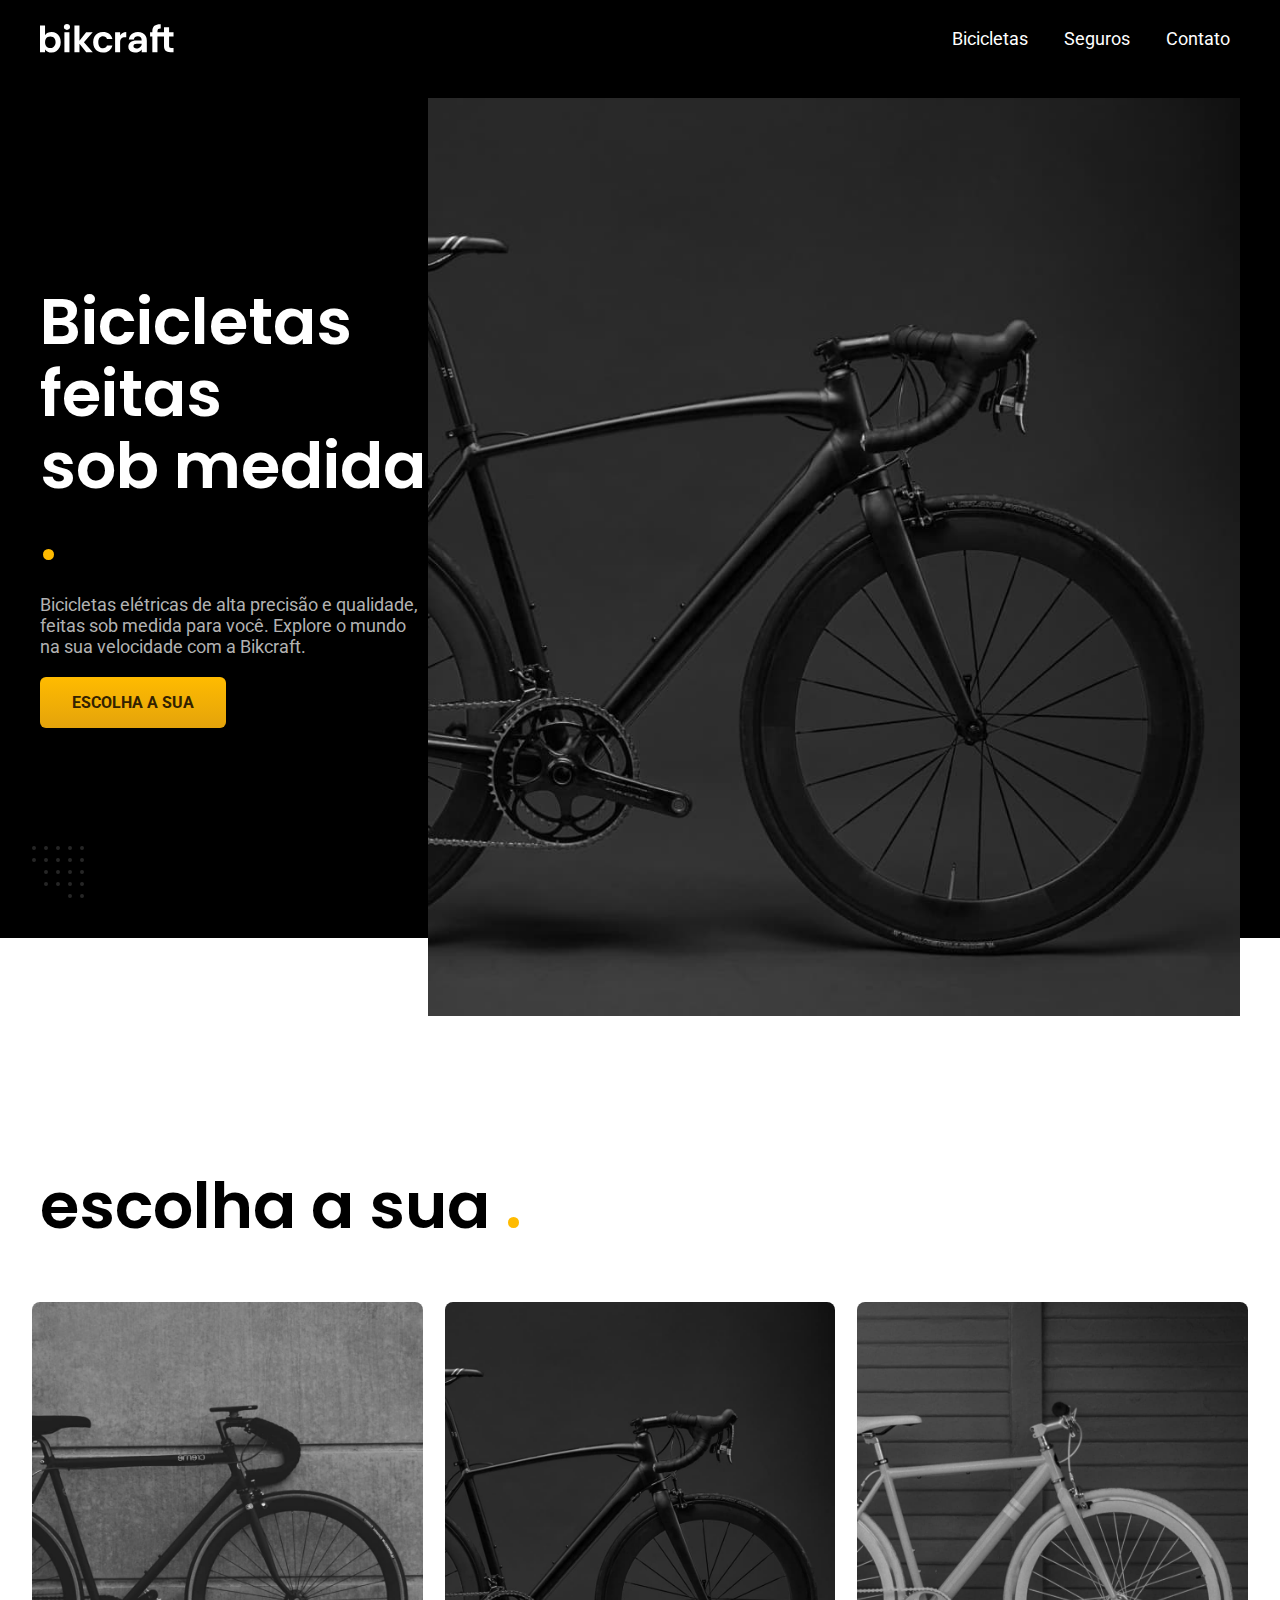
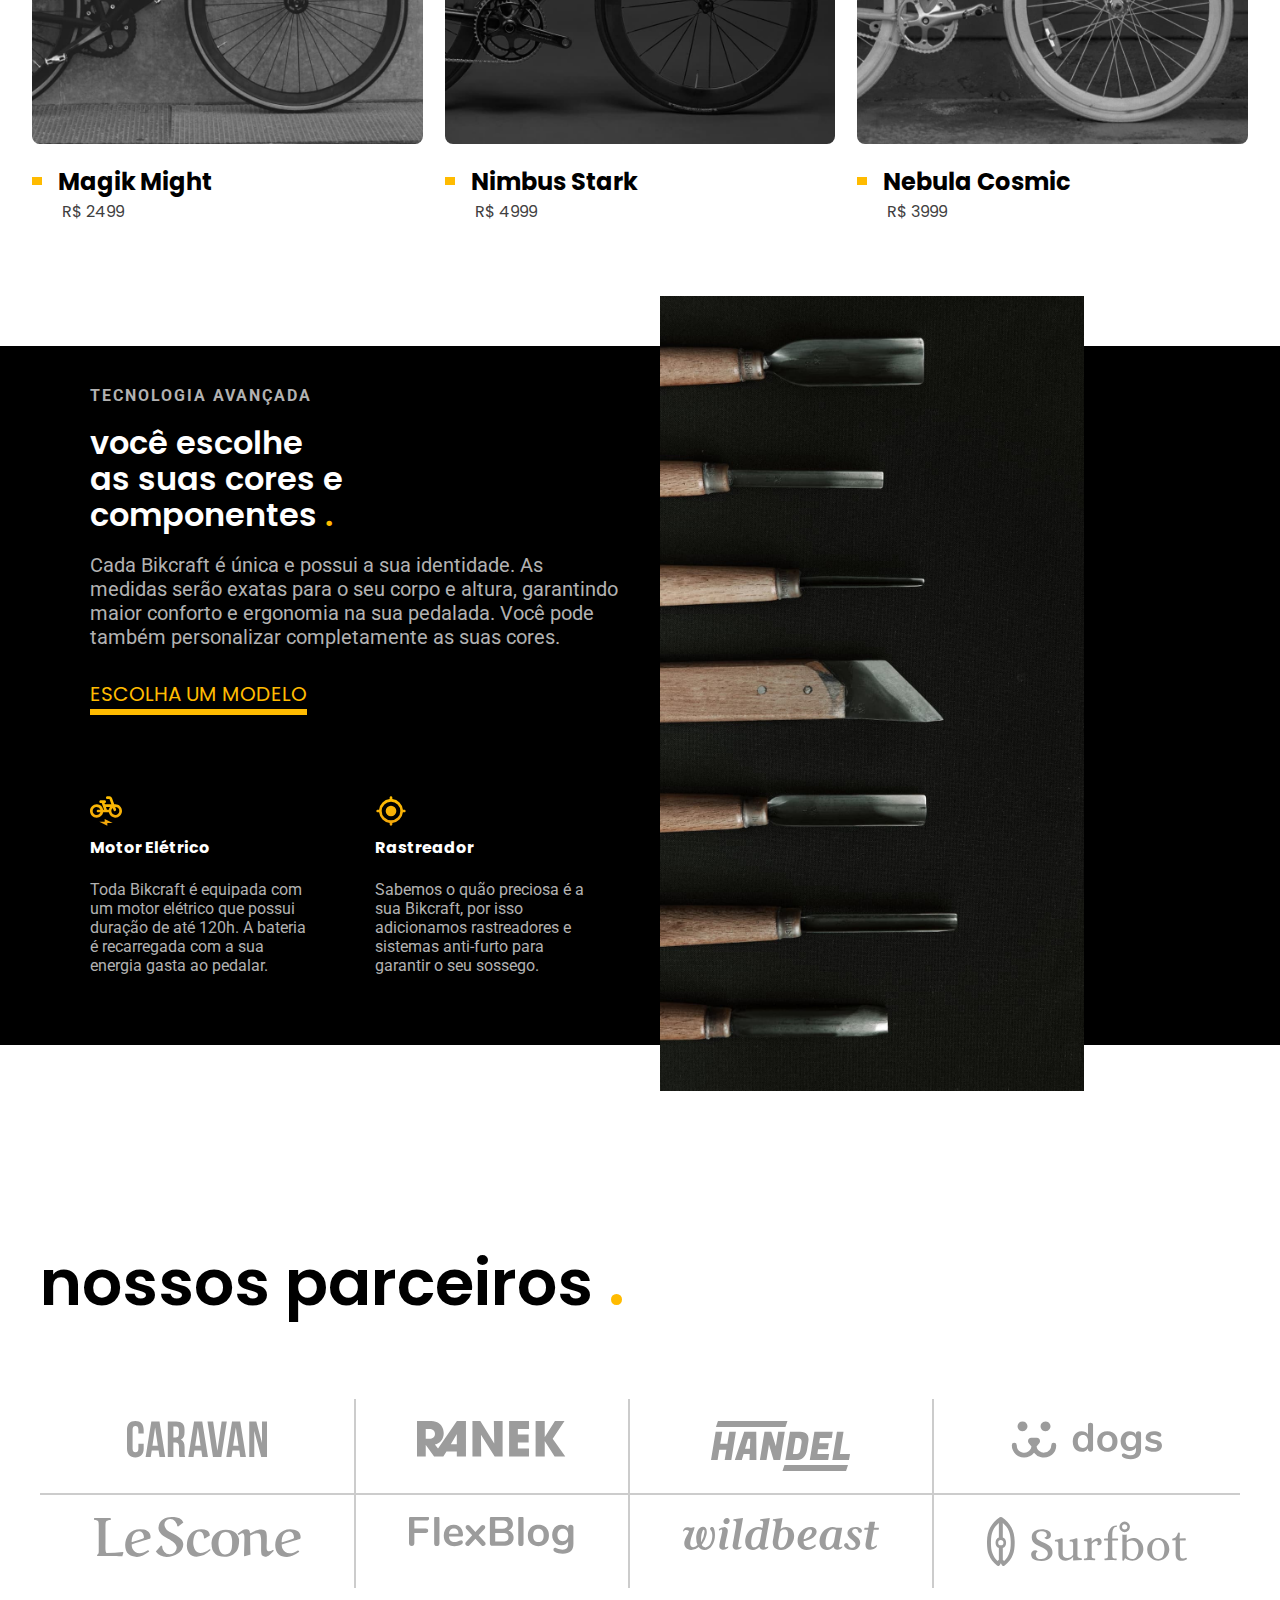
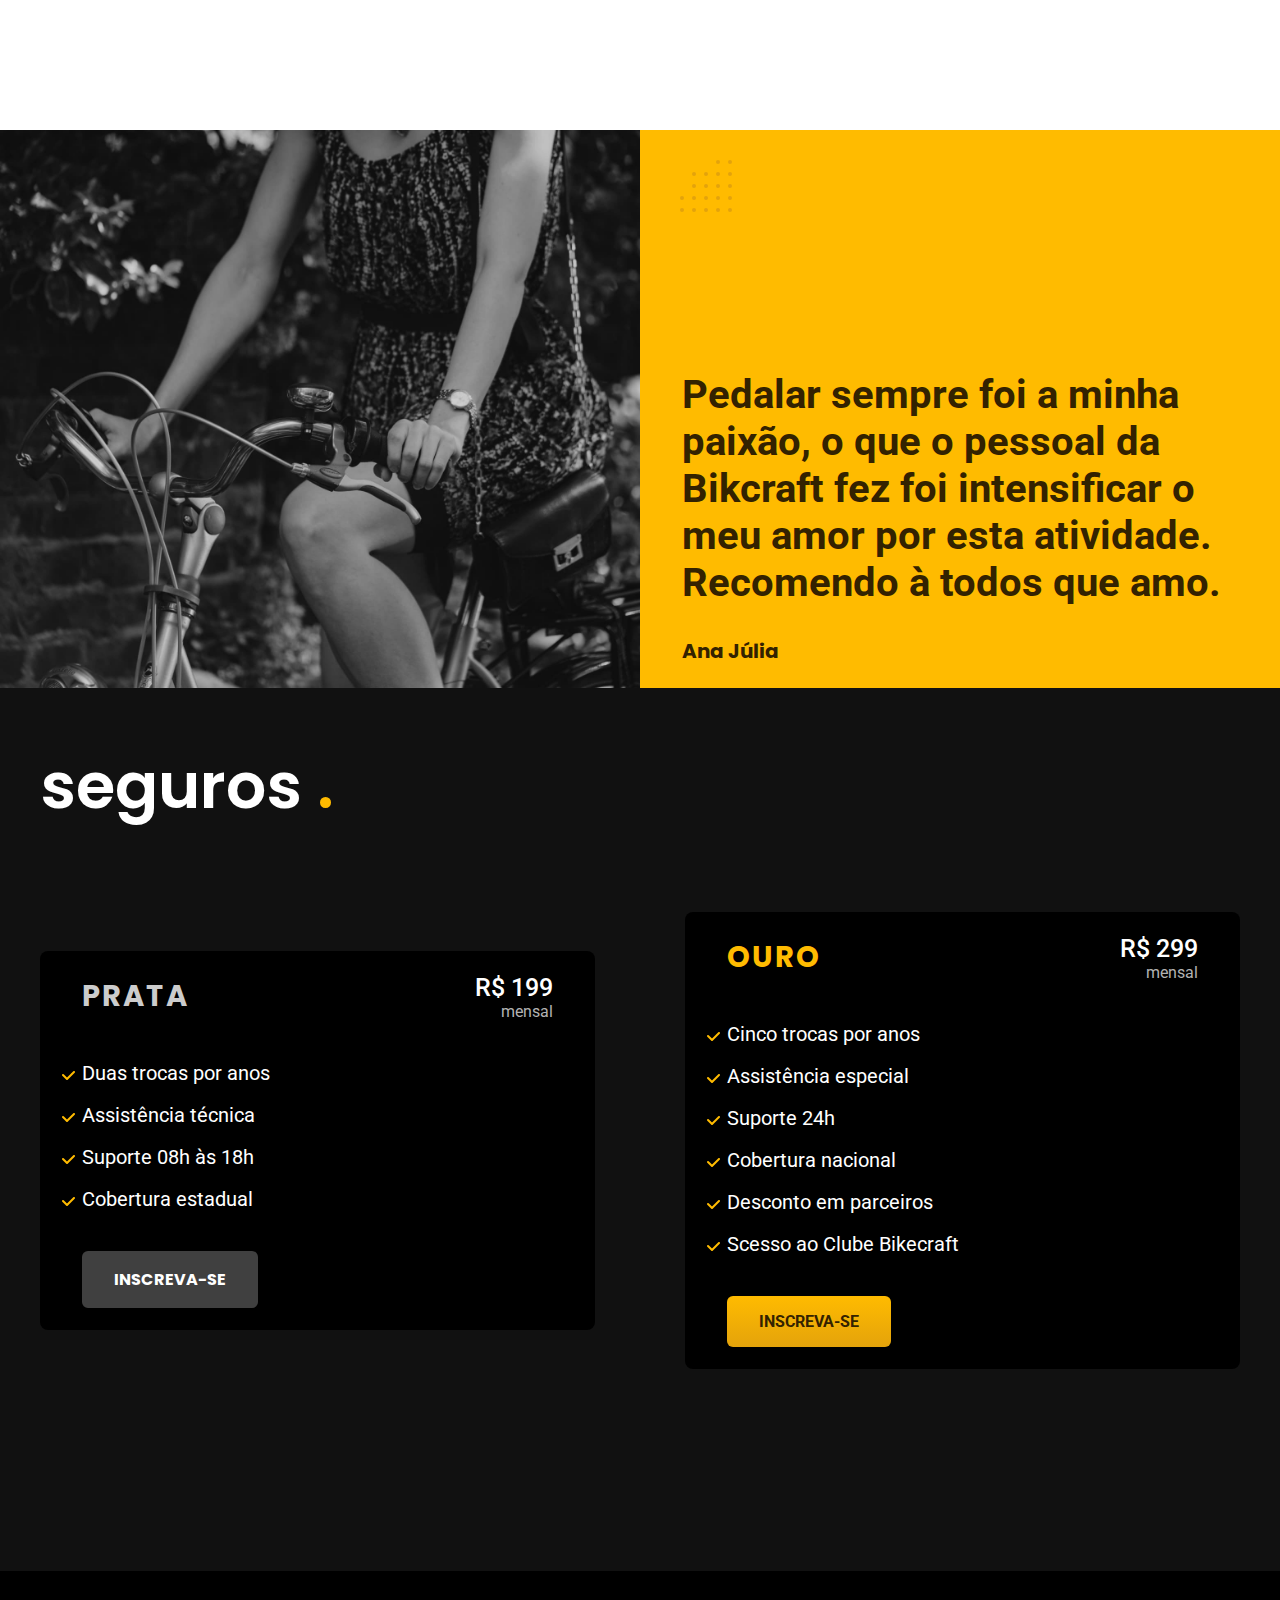
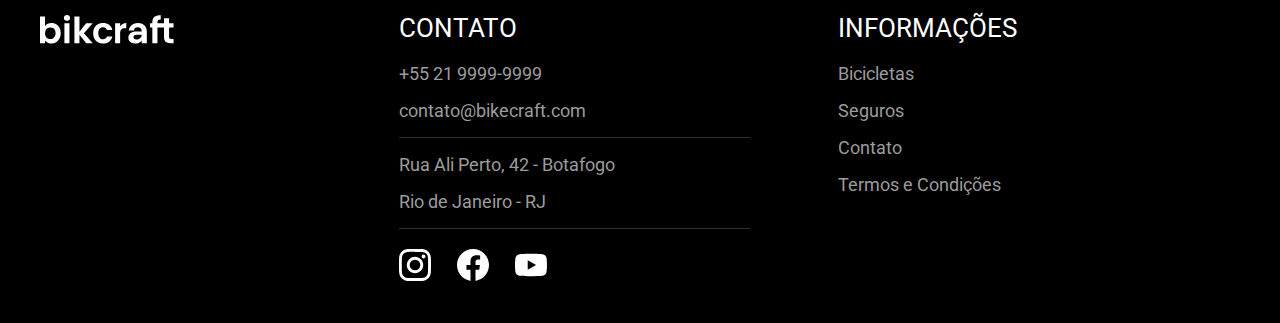
<file: index.html>
<!DOCTYPE html>
<html lang="pt-br">

<head>
    <meta charset="UTF-8">
    <meta name="description" content="As melhores bicicletas">
    <link rel="preconnect" href="https://fonts.googleapis.com">
    <link rel="preconnect" href="https://fonts.gstatic.com" crossorigin>
    <link href="https://fonts.googleapis.com/css2?family=Poppins:ital,wght@0,100;0,200;0,300;0,400;0,500;0,600;0,700;0,800;0,900;1,100;1,200;1,300;1,400;1,500;1,600;1,700;1,800;1,900&family=Roboto:ital,wght@0,100..900;1,100..900&display=swap" rel="stylesheet">

    <link rel="icon" href="./favicon.svg" type="image/svg+xml">
    <link rel="stylesheet" href="./css/style.min.css">
    <meta name="viewport" content="width=device-width, initial-scale=1.0">
    <title>Bikecraft</title>
    <script>
        document.documentElement.classList.add("js")
    </script>
</head>

<body>
    <header class="header bg-black">
        <div class="header-item container">
            <a href="./index.html">
                <img src="./img/bikcraft.svg" alt="Logo Bikecraft">
            </a>
            <nav>
                <ul class="ul-lista-links">
                    <li><a class="link" href="./bicicletas.html">Bicicletas</a></li>
                    <li><a class="link" href="./seguros.html">Seguros</a></li>
                    <li><a class="link" href="./contato.html">Contato</a></li>
                </ul>
            </nav>
        </div>
    </header>
    <main class="bg-black home-main">
        <div class="container grid-home">
            <div data-anime="500" class="sobre-main">
                <h1 class="texto-grande">Bicicletas feitas<br> sob medida <span class="ponto">.</span></h1>
                <p class="paragrafo-c5">Bicicletas elétricas de alta precisão e qualidade, feitas sob medida para você. Explore o mundo na sua velocidade com a Bikcraft.</p>
                <a class="btn-principal" href="./bicicletas.html">Escolha a sua</a>
            </div>
            <picture>
                <source media="(max-width:800px)" srcset="./img/bicicletas/nimbus.jpg">
                <img data-anime="500" class="foto-bikecraft-main" src="./img/bicicletas/nimbus-home.jpg" alt="Bicicleta preta eletrica">
            </picture>
        </div>
    </main>
    <section class=" secao-bikecrafts-a-venda">
        <div class="container">
            <h1 class="texto-grande">escolha a sua <span class="ponto">.</span></h1>
        </div>
        <ul class="lista-bibicletas">
            <li>
                <a href="./bicicletas/magik.html">
                    <img src="./img/bicicletas/magic-home.jpg" alt="Bicicleta magic">
                    <h2>Magik Might</h2>
                    <p>R$ 2499</p>
                </a>
            </li>
            <li>
                <a href="./bicicletas/nimbus.html">
                    <img src="./img/bicicletas/nimbus-home.jpg" alt="Bicicleta nimbus">
                    <h2>Nimbus Stark</h2>
                    <p>R$ 4999</p>
                </a>
            </li>
            <li>
                <a href="./bicicletas/nebula.html">
                    <img src="./img/bicicletas/nebula-home.jpg" alt="Bicicleta nebula">
                    <h2>Nebula Cosmic</h2>
                    <p>R$ 3999</p>
                </a>
            </li>
        </ul>
    </section>
    <article class="bg-black secao-tecnologia">
        <div class="grid-tecnologia container">
            <div>
                <h1 class="tecnologia-titulo">Tecnologia Avançada</h1>
                <h2 class="texto-grande texto-branco">
                    você escolhe<br> as suas cores e<br> componentes <span class="ponto">.</span>
                </h2>
                <p class="paragrafo-c5 descricao-tecnologia">Cada Bikcraft é única e possui a sua identidade. As medidas serão exatas para o seu corpo e altura, garantindo maior conforto e ergonomia na sua pedalada. Você pode também personalizar completamente as suas cores.</p>
                <h3 class="link-escolha-modelo font-principal">Escolha um modelo</h3>
                <ul class="ul-lista-tecnologia">
                    <li class="li-item-tecnologia eletrica-icone-tecnlogia">
                        <h4 class="texto-branco font-principal">Motor Elétrico</h4>
                        <p class=" paragrafo-c5 font-secundaria">Toda Bikcraft é equipada com um motor elétrico que possui duração de até 120h. A bateria é recarregada com a sua energia gasta ao pedalar.</p>
                    </li>
                    <li class="li-item-tecnologia rastreador-icone-tecnologia">
                        <h4 class="texto-branco font-principal">Rastreador</h4>
                        <p class="paragrafo-c5 font-secundaria">Sabemos o quão preciosa é a sua Bikcraft, por isso adicionamos rastreadores e sistemas anti-furto para garantir o seu sossego.</p>
                    </li>
                </ul>
            </div>
            <img class="foto-tecnologia" src="./img/fotos/tecnologia.jpg" alt="Foto de ferramentas">
        </div>
    </article>
    <article class="parceiros container">
        <h1 class="texto-grande">nossos parceiros <span class="ponto">.</span></h1>
        <ul class="lista-parceiros">
            <li>
                <img src="./img/parceiros/caravan.svg" alt="Logotipo caravan">
            </li>
            <li>
                <img src="./img/parceiros/ranek.svg" alt="Logotipo ranek">
            </li>
            <li>
                <img src="./img/parceiros/handel.svg" alt="Logotipo handel">
            </li>
            <li class="border-right-sem">
                <img src="./img/parceiros/dogs.svg" alt="Logotipo dogs">
            </li>
            <li class="sem-border-bottom">
                <img src="./img/parceiros/lescone.svg" alt="Logotipo lescone">
            </li>
            <li class="sem-border-bottom">
                <img src="./img/parceiros/flexblog.svg" alt="Logotipo flexblog">
            </li>
            <li class="sem-border-bottom sem-borda-penultimo">
                <img src="./img/parceiros/wildbeast.svg" alt="Logotipo wildbeast">
            </li>
            <li class="sem-border-bottom sem-borda-ultimo border-right-sem">
                <img src="./img/parceiros/surfbot.svg" alt="Logotipo surfbot">
            </li>
        </ul>
    </article>
    <section class="depoimento">
        <img src="./img/fotos/depoimento.jpg" alt="Mulher em uma bicicleta">
        <div class="texto-container-depoimento">
            <p class="font-secundaria">Pedalar sempre foi a minha paixão, o que o pessoal da Bikcraft fez foi intensificar o meu amor por esta atividade. Recomendo à todos que amo.</p>
            <span class="font-principal">Ana Júlia</span>
        </div>
    </section>
    <section class="seguros">
        <div class="container">
            <h1 class="texto-branco texto-grande">seguros <span class="ponto">.</span></h1>
        </div>
        <div class="seguros-container-card">
            <div class="seguro-card-item">
                <div class="header-card-seguro">
                    <h2 class="prata-titulo">Prata</h2>
                    <div class="preco">
                        <p>R$ 199</p>
                        <span>mensal</span>
                    </div>
                </div>
                <ul class="lista-vantagens-seguro">
                    <li>Duas trocas por anos</li>
                    <li>Assistência técnica</li>
                    <li>Suporte 08h às 18h</li>
                    <li>Cobertura estadual</li>
                </ul>
                <div class="btn-seguro-prata">
                    <a class="font-principal" href="./seguros.html">Inscreva-se</a>
                </div>
            </div>
            <div class="seguro-card-item">
                <div class="header-card-seguro">
                    <h2 class="ouro-titulo">Ouro</h2>
                    <div class="preco">
                        <p>R$ 299</p>
                        <span>mensal</span>
                    </div>
                </div>
                <ul class="lista-vantagens-seguro">
                    <li>Cinco trocas por anos</li>
                    <li>Assistência especial</li>
                    <li>Suporte 24h</li>
                    <li>Cobertura nacional</li>
                    <li>Desconto em parceiros</li>
                    <li>Scesso ao Clube Bikecraft</li>
                </ul>
                <div class="btn-seguro-ouro">
                    <a class="btn-principal" href="./seguros.html">Inscreva-se</a>
                </div>
            </div>
        </div>
    </section>
    <footer class="bg-black footer">
        <div class="container footer-div-item">
            <img class="logo-footer" src="./img/bikcraft.svg" alt="Logo bikecraft">
            <div>
                <h2 class="font-secundaria titulo-footer">Contato</h2>
                <ul class="lista-contato font-secundaria">
                    <li>+55 21 9999-9999</li>
                    <li>contato@bikecraft.com</li>
                </ul>
                <ul class="lista-endereco font-secundaria">
                    <li>Rua Ali Perto, 42 - Botafogo</li>
                    <li>Rio de Janeiro - RJ</li>
                </ul>
                <ul class="lista-redes-sociais">
                    <li><img src="./img/redes/instagram.svg" alt="Icone instagram"></li>
                    <li><img src="./img/redes/facebook.svg" alt="Icone facebool"></li>
                    <li><img src="./img/redes/youtube.svg" alt="Icone YouTube"></li>
                </ul>
            </div>
            <div>
                <h2 class="texto-branco font-secundaria titulo-footer">Informações</h2>
                <ul class="lista-paginas-footer font-secundaria">
                    <li><a href="./bicicletas.html">Bicicletas</a></li>
                    <li><a href="./seguros.html">Seguros</a></li>
                    <li><a href="./contato.html">Contato</a></li>
                    <li><a href="./termos.html">Termos e Condições</a></li>
                </ul>
            </div>
        </div>
    </footer>
    <script src="./scripts/simple-anime.js"></script>
    <script src="./script.js"></script>
</body>

</html>
</file>
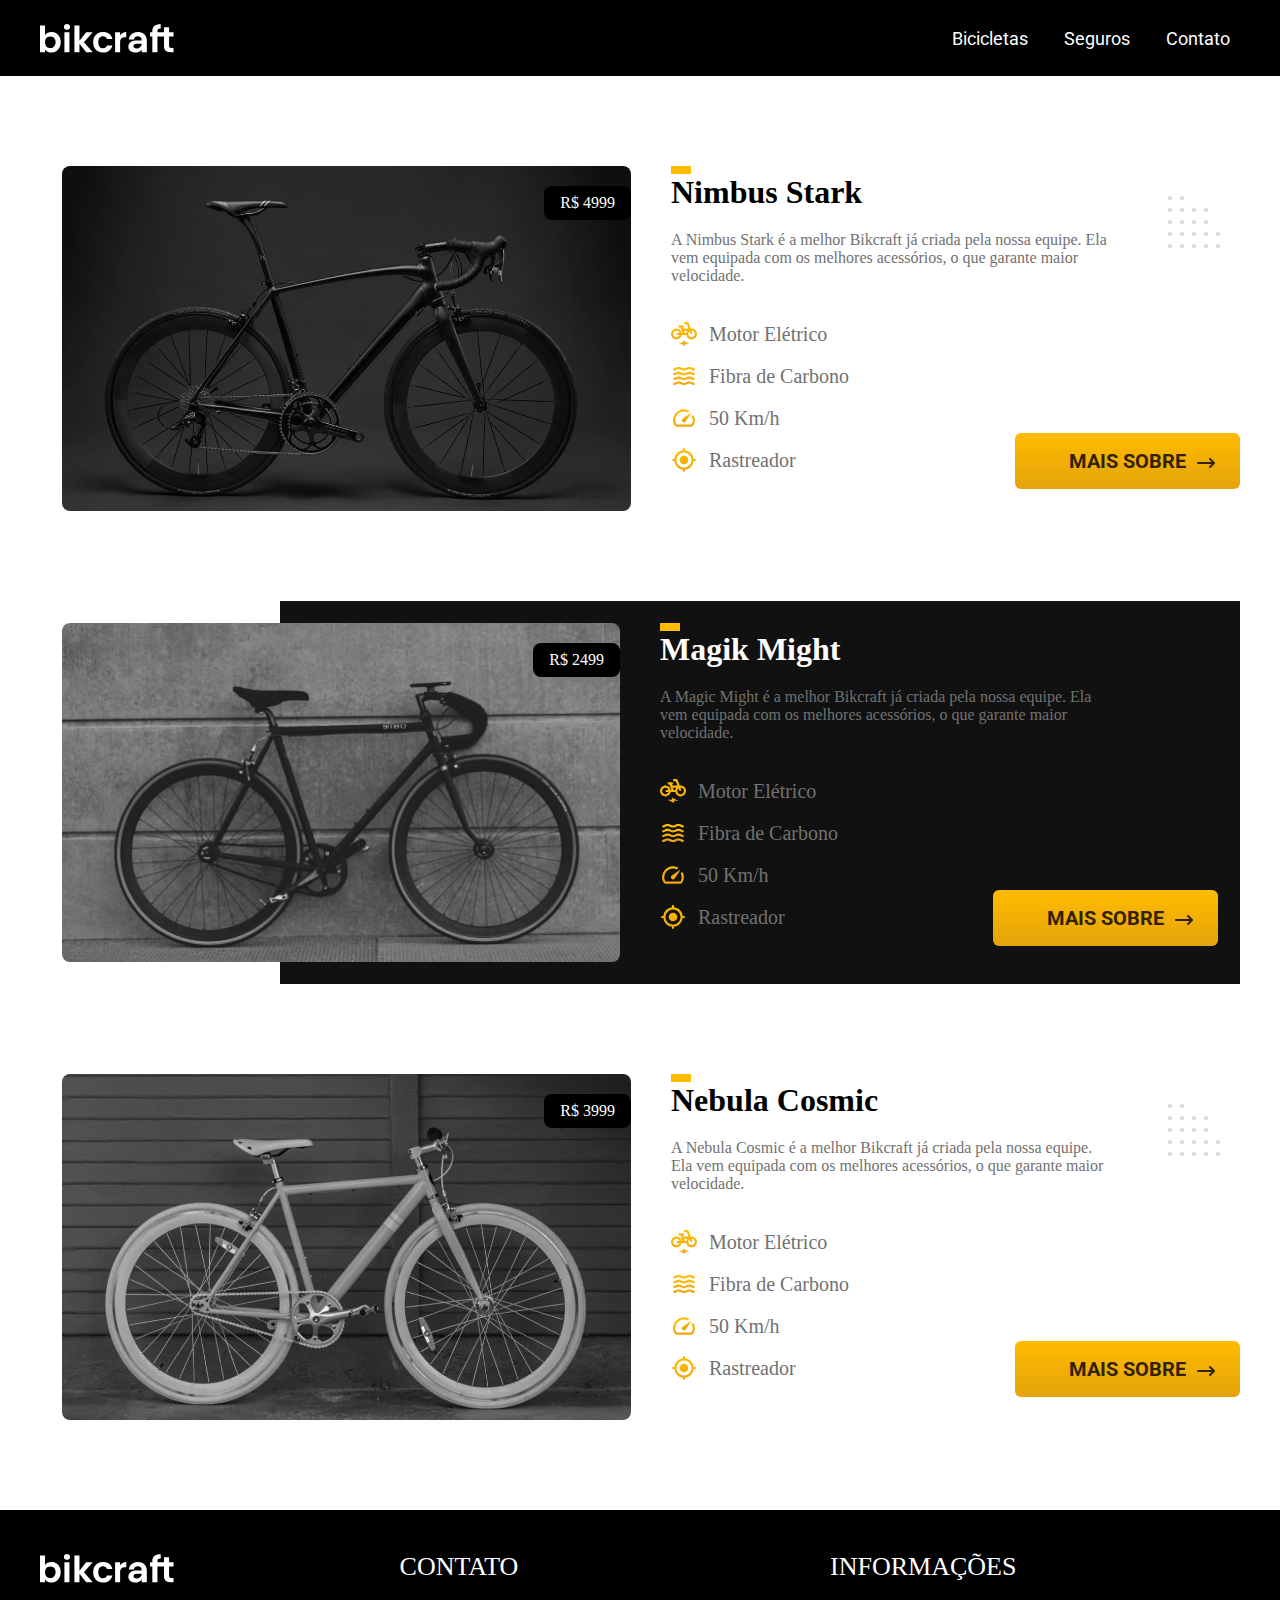
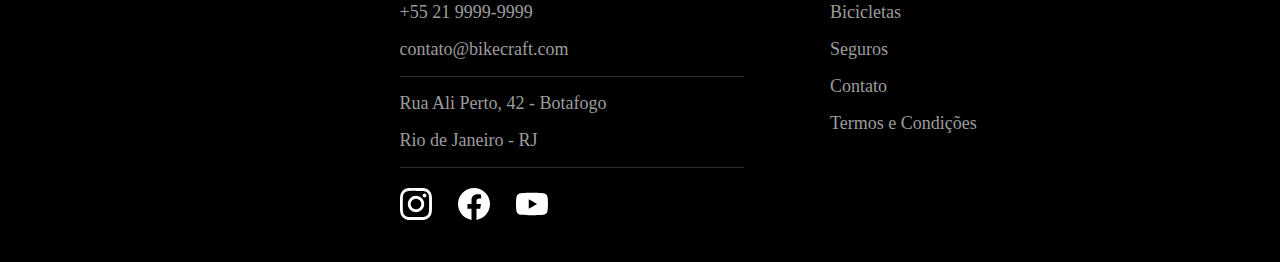
<file: bicicletas.html>
<!DOCTYPE html>
<html lang="pt-br">

<head>
  <meta charset="UTF-8">
  <link rel="preconnect" href="https://fonts.googleapis.com">
  <link rel="preconnect" href="https://fonts.gstatic.com" crossorigin>
  <link href="https://fonts.googleapis.com/css2?family=Poppins:ital,wght@0,100;0,200;0,300;0,400;0,500;0,600;0,700;0,800;0,900;1,100;1,200;1,300;1,400;1,500;1,600;1,700;1,800;1,900&family=Roboto:ital,wght@0,100..900;1,100..900&display=swap" rel="stylesheet">
  <link rel="stylesheet" href="/css/style.css">
  <meta name="viewport" content="width=device-width, initial-scale=1.0">
  <title>Bicicletas</title>
</head>

<body>
  <header class="header bg-black">
    <div class="header-item container">
      <a href="/index.html">
        <img src="/img/bikcraft.svg" alt="Logo Bikecraft">
      </a>
      <nav>
        <ul class="ul-lista-links">
          <li><a class="link" href="/bicicletas.html">Bicicletas</a></li>
          <li><a class="link" href="/seguros.html">Seguros</a></li>
          <li><a class="link" href="/contato.html">Contato</a></li>
        </ul>
      </nav>
    </div>
  </header>
  <main class="bicicletas-main container">
    <div class="bicicleta-item">
      <div class="bicicleta-imagem">
        <img src="/img/bicicletas/nimbus.jpg" alt="Bikecraft nimbus">
        <span class="font-secundaria">R$ 4999</span>
      </div>
      <div class="conteudo-bicicleta">
        <h1 class="nome-bicicleta-conteudo font-principal">Nimbus Stark</h1>
        <p class="font-secundaria paragrafo-conteudo-bicicleta">A Nimbus Stark é a melhor Bikcraft já criada pela nossa equipe. Ela vem equipada com os melhores acessórios, o que garante maior velocidade.</p>
        <div class="grid-atributos-bicicleta">

          <ul class="lista-atributos-bicicleta font-secundaria">
            <li class="eletrico-li-atributo">
              <img src="/img/icones/eletrica.svg" alt="">
              Motor Elétrico
            </li>
            <li class="carbono-li-atributo">
              <img src="/img/icones/carbono.svg" alt="">
              Fibra de Carbono
            </li>
            <li class="velocidade-li-atributo">
              <img src="/img/icones/velocidade.svg" alt="">
              50 Km/h
            </li>
            <li class="rastreador-li-atributo">
              <img src="/img/icones/rastreador.svg" alt="">
              Rastreador
            </li>
          </ul>
          <a class="btn-principal" href="/bicicletas/nimbus.html">Mais sobre</a>
        </div>
      </div>
    </div>
    <div class="bicicleta-item detalhe-bicicleta-magik">
      <div class="bicicleta-imagem">
        <img src="/img/bicicletas/magic.jpg" alt="Bikecraft nimbus">
        <span class="font-secundaria">R$ 2499</span>
      </div>
      <div class="conteudo-bicicleta">
        <h1 class="nome-bicicleta-conteudo font-principal texto-branco">Magik Might</h1>
        <p class=" font-secundaria paragrafo-conteudo-bicicleta">A Magic Might é a melhor Bikcraft já criada pela nossa equipe. Ela vem equipada com os melhores acessórios, o que garante maior velocidade.</p>
        <div class="grid-atributos-bicicleta">

          <ul class="lista-atributos-bicicleta font-secundaria">
            <li class="eletrico-li-atributo">
              <img src="/img/icones/eletrica.svg" alt="">
              Motor Elétrico
            </li>
            <li class="carbono-li-atributo">
              <img src="/img/icones/carbono.svg" alt="">
              Fibra de Carbono
            </li>
            <li class="velocidade-li-atributo">
              <img src="/img/icones/velocidade.svg" alt="">
              50 Km/h
            </li>
            <li class="rastreador-li-atributo">
              <img src="/img/icones/rastreador.svg" alt="">
              Rastreador
            </li>
          </ul>
          <a class="btn-principal" href="/bicicletas/magik.html">Mais sobre</a>
        </div>
      </div>
    </div>
    <div class="bicicleta-item">
      <div class="bicicleta-imagem">
        <img src="/img/bicicletas/nebula.jpg" alt="Bikecraft nimbus">
        <span class="font-secundaria">R$ 3999</span>
      </div>
      <div class="conteudo-bicicleta">
        <h1 class="nome-bicicleta-conteudo font-principal">Nebula Cosmic</h1>
        <p class="font-secundaria paragrafo-conteudo-bicicleta">A Nebula Cosmic é a melhor Bikcraft já criada pela nossa equipe. Ela vem equipada com os melhores acessórios, o que garante maior velocidade.</p>
        <div class="grid-atributos-bicicleta">

          <ul class="lista-atributos-bicicleta font-secundaria">
            <li class="eletrico-li-atributo">
              <img src="/img/icones/eletrica.svg" alt="">
              Motor Elétrico
            </li>
            <li class="carbono-li-atributo">
              <img src="/img/icones/carbono.svg" alt="">
              Fibra de Carbono
            </li>
            <li class="velocidade-li-atributo">
              <img src="/img/icones/velocidade.svg" alt="">
              50 Km/h
            </li>
            <li class="rastreador-li-atributo">
              <img src="/img/icones/rastreador.svg" alt="">
              Rastreador
            </li>
          </ul>
          <a class="btn-principal" href="/bicicletas/nebula.html">Mais sobre</a>
        </div>
      </div>
    </div>
  </main>
  <footer class="bg-black footer">
    <div class="container footer-div-item">
      <img class="logo-footer" src="/img/bikcraft.svg" alt="Logo bikecraft">
      <div>
        <h2 class="font-secundaria titulo-footer">Contato</h2>
        <ul class="lista-contato font-secundaria">
          <li>+55 21 9999-9999</li>
          <li>contato@bikecraft.com</li>
        </ul>
        <ul class="lista-endereco font-secundaria">
          <li>Rua Ali Perto, 42 - Botafogo</li>
          <li>Rio de Janeiro - RJ</li>
        </ul>
        <ul class="lista-redes-sociais">
          <li><img src="/img/redes/instagram.svg" alt="Icone instagram"></li>
          <li><img src="/img/redes/facebook.svg" alt="Icone facebool"></li>
          <li><img src="/img/redes/youtube.svg" alt="Icone YouTube"></li>
        </ul>
      </div>
      <div>
        <h2 class="texto-branco font-secundaria titulo-footer">Informações</h2>
        <ul class="lista-paginas-footer font-secundaria">
          <li><a href="/bicicletas.html">Bicicletas</a></li>
          <li><a href="/seguros.html">Seguros</a></li>
          <li><a href="/contato.html">Contato</a></li>
          <li><a href="/termos.html">Termos e Condições</a></li>
        </ul>
      </div>
    </div>
  </footer>
</body>

</html>
</file>
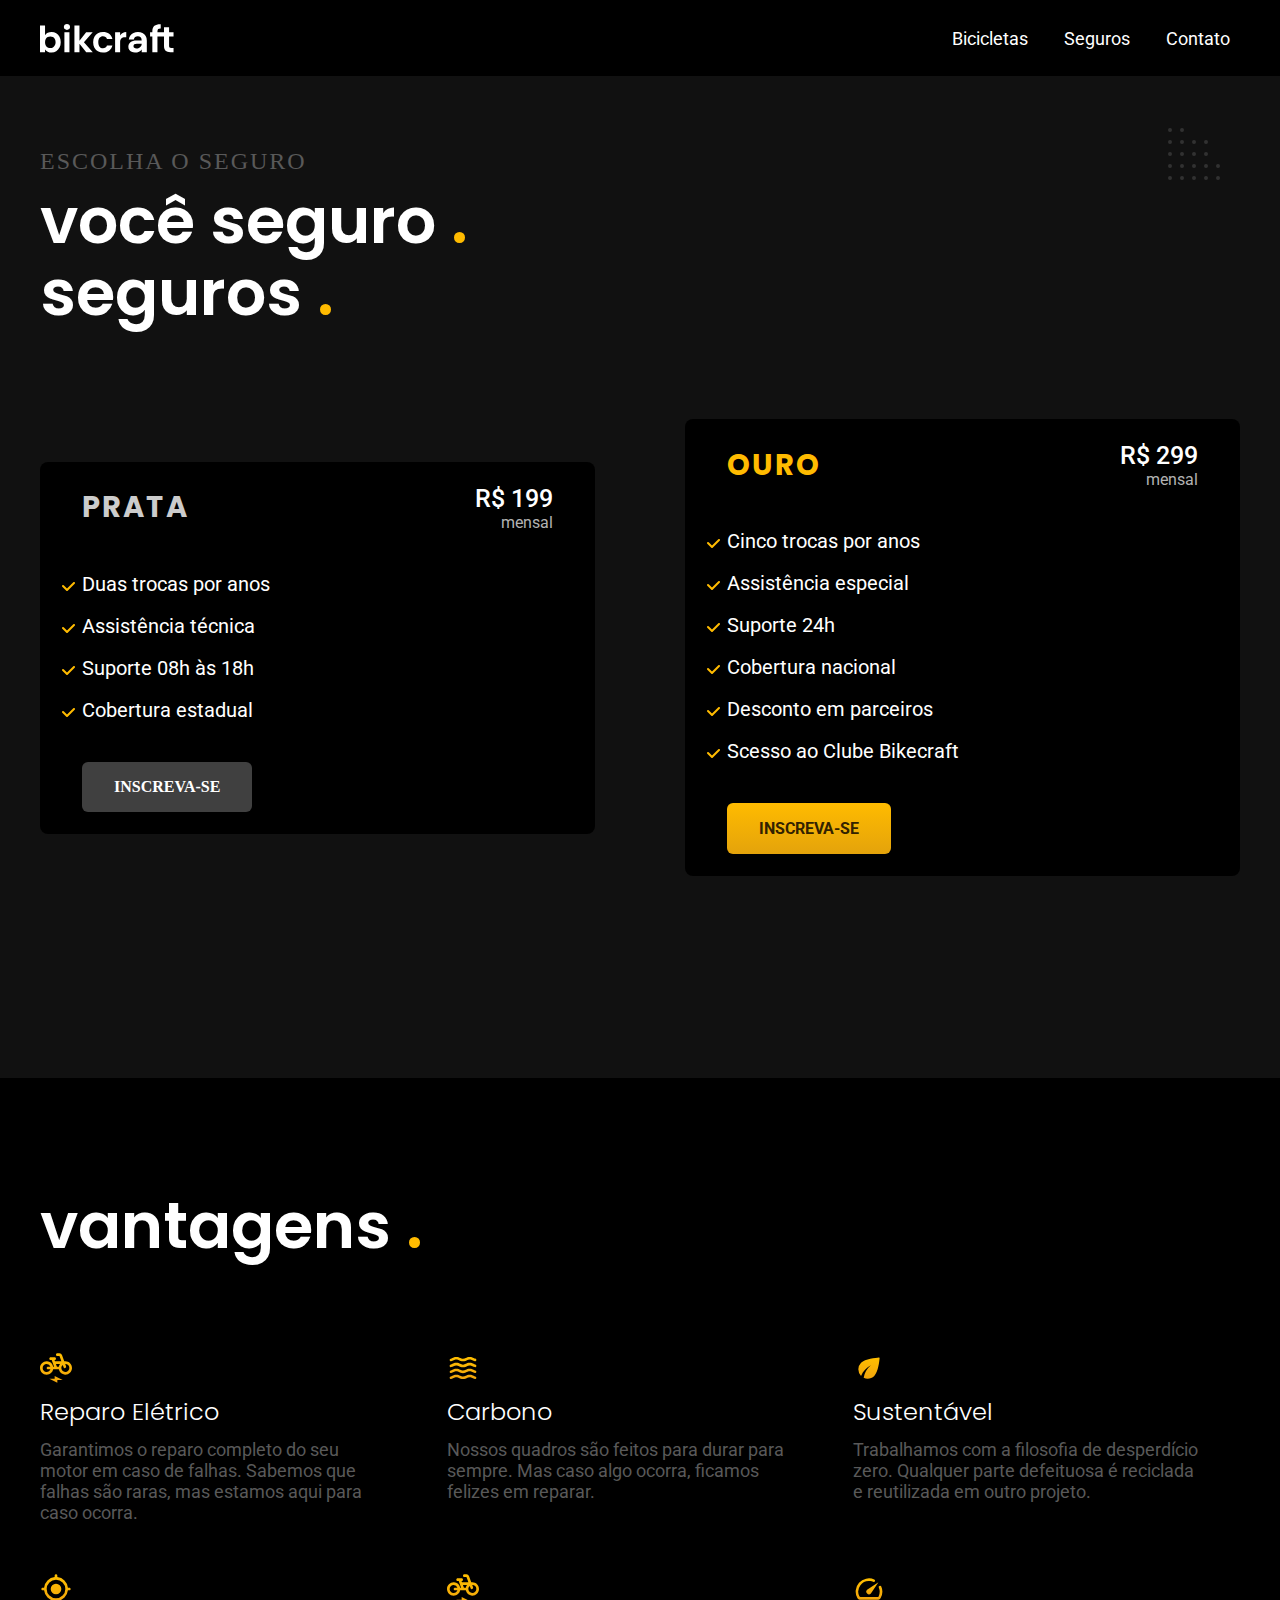
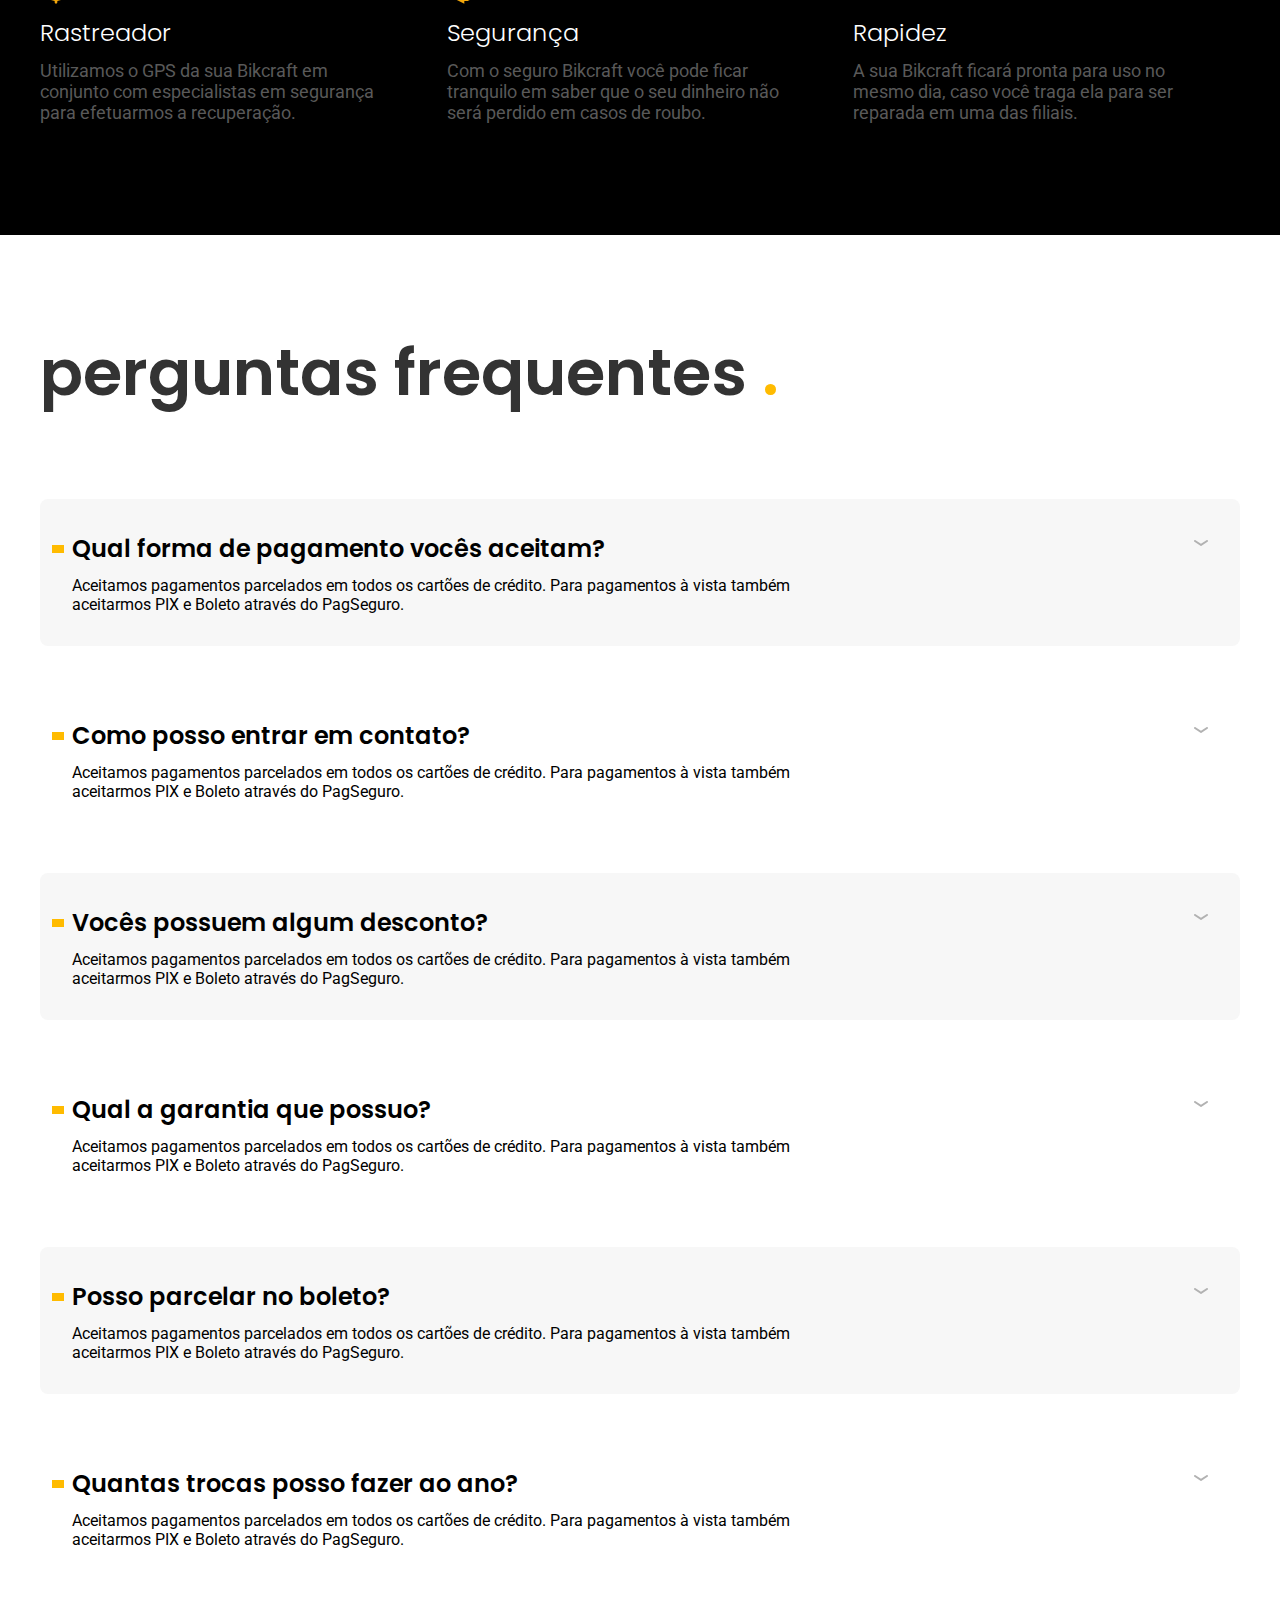
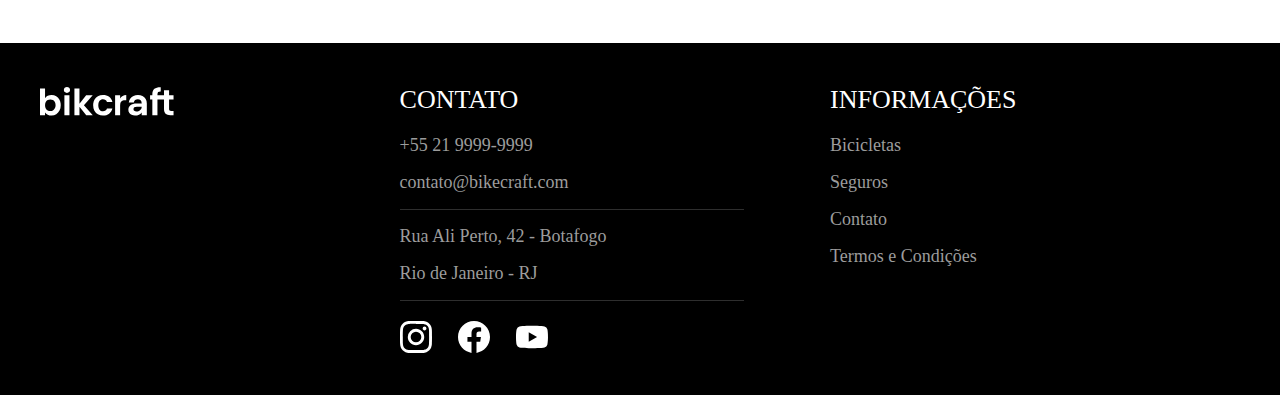
<file: seguros.html>
<!DOCTYPE html>
<html lang="pt-br">

<head>
  <meta charset="UTF-8">
  <link rel="preconnect" href="https://fonts.googleapis.com">
  <link rel="preconnect" href="https://fonts.gstatic.com" crossorigin>
  <link href="https://fonts.googleapis.com/css2?family=Poppins:ital,wght@0,100;0,200;0,300;0,400;0,500;0,600;0,700;0,800;0,900;1,100;1,200;1,300;1,400;1,500;1,600;1,700;1,800;1,900&family=Roboto:ital,wght@0,100..900;1,100..900&display=swap" rel="stylesheet">
  <link rel="stylesheet" href="/css/style.css">
  <meta name="viewport" content="width=device-width, initial-scale=1.0">
  <title>Seguros | BikeCraft</title>
</head>

<body>
  <header class="header bg-black">
    <div class="header-item container">
      <a href="/index.html">
        <img src="/img/bikcraft.svg" alt="Logo Bikecraft">
      </a>
      <nav>
        <ul class="ul-lista-links">
          <li><a class="link" href="/bicicletas.html">Bicicletas</a></li>
          <li><a class="link" href="/seguros.html">Seguros</a></li>
          <li><a class="link" href="/contato.html">Contato</a></li>
        </ul>
      </nav>
    </div>
  </header>
  <main class="seguro-pagina bg-black">
    <div class="container seguro-pagina-item">
      <div class="titulo-e-sub-titulo">
        <h2 class="font-secundaria">Escolha o seguro</h2>
        <h1 class="texto-grande texto-branco">você seguro <span class="ponto">.</span></h1>
      </div>
      <div class="container">
        <h1 class="texto-branco texto-grande">seguros <span class="ponto">.</span></h1>
      </div>
      <div class="seguros-container-card">
        <div class="seguro-card-item seguro-card-pagina">
          <div class="header-card-seguro">
            <h2 class="prata-titulo">Prata</h2>
            <div class="preco">
              <p>R$ 199</p>
              <span>mensal</span>
            </div>
          </div>
          <ul class="lista-vantagens-seguro">
            <li>Duas trocas por anos</li>
            <li>Assistência técnica</li>
            <li>Suporte 08h às 18h</li>
            <li>Cobertura estadual</li>
          </ul>
          <div class="btn-seguro-prata">
            <a class="font-principal" href=" #">Inscreva-se</a>
          </div>
        </div>
        <div class="seguro-card-item">
          <div class="header-card-seguro">
            <h2 class="ouro-titulo">Ouro</h2>
            <div class="preco">
              <p>R$ 299</p>
              <span>mensal</span>
            </div>
          </div>
          <ul class="lista-vantagens-seguro">
            <li>Cinco trocas por anos</li>
            <li>Assistência especial</li>
            <li>Suporte 24h</li>
            <li>Cobertura nacional</li>
            <li>Desconto em parceiros</li>
            <li>Scesso ao Clube Bikecraft</li>
          </ul>
          <div class="btn-seguro-ouro">
            <a class="btn-principal" href=" #">Inscreva-se</a>
          </div>
        </div>
      </div>
    </div>
  </main>
  <article class="vantages bg-black">
    <div class="container">
      <h1 class="texto-grande texto-branco">vantagens <span class="ponto">.</span></h1>
      <div class="container-grid-vantagens">


        <div class="vantagens-item">
          <img src="/img/icones/eletrica.svg" alt="">
          <h2 class="titulo-vantages">Reparo Elétrico</h2>
          <p>Garantimos o reparo completo do seu motor em caso de falhas. Sabemos que falhas são raras, mas estamos aqui para caso ocorra.</p>
        </div>
        <div class="vantagens-item">
          <img src="/img/icones/carbono.svg" alt="">
          <h2 class="titulo-vantages">Carbono</h2>
          <p>Nossos quadros são feitos para durar para sempre. Mas caso algo ocorra, ficamos felizes em reparar.</p>
        </div>
        <div class="vantagens-item">
          <img src="/img/icones/sustentavel.svg" alt="">
          <h2 class="titulo-vantages">Sustentável</h2>
          <p>Trabalhamos com a filosofia de desperdício zero. Qualquer parte defeituosa é reciclada e reutilizada em outro projeto.</p>
        </div>
        <div class="vantagens-item">
          <img src="/img/icones/rastreador.svg" alt="">
          <h2 class="titulo-vantages">Rastreador</h2>
          <p>Utilizamos o GPS da sua Bikcraft em conjunto com especialistas em segurança para efetuarmos a recuperação.</p>
        </div>
        <div class="vantagens-item">
          <img src="/img/icones/eletrica.svg" alt="">
          <h2 class="titulo-vantages">Segurança</h2>
          <p>Com o seguro Bikcraft você pode ficar tranquilo em saber que o seu dinheiro não será perdido em casos de roubo.</p>
        </div>
        <div class="vantagens-item">
          <img src="/img/icones/velocidade.svg" alt="">
          <h2 class="titulo-vantages">Rapidez</h2>
          <p>A sua Bikcraft ficará pronta para uso no mesmo dia, caso você traga ela para ser reparada em uma das filiais.</p>
        </div>
      </div>
    </div>
  </article>
  <article class="perguntas-frequentes container">
    <h1 class="texto-grande">perguntas frequentes <span class="ponto">.</span></h1>
    <div>
      <dt>Qual forma de pagamento vocês aceitam?</dt>
      <dd>Aceitamos pagamentos parcelados em todos os cartões de crédito. Para pagamentos à vista também aceitarmos PIX e Boleto através do PagSeguro.</dd>
    </div>
    <div>
      <dt>Como posso entrar em contato?</dt>
      <dd>Aceitamos pagamentos parcelados em todos os cartões de crédito. Para pagamentos à vista também aceitarmos PIX e Boleto através do PagSeguro.</dd>
    </div>
    <div>
      <dt>Vocês possuem algum desconto?</dt>
      <dd>Aceitamos pagamentos parcelados em todos os cartões de crédito. Para pagamentos à vista também aceitarmos PIX e Boleto através do PagSeguro.</dd>
    </div>
    <div>
      <dt>Qual a garantia que possuo?</dt>
      <dd>Aceitamos pagamentos parcelados em todos os cartões de crédito. Para pagamentos à vista também aceitarmos PIX e Boleto através do PagSeguro.</dd>
    </div>
    <div>
      <dt>Posso parcelar no boleto?</dt>
      <dd>Aceitamos pagamentos parcelados em todos os cartões de crédito. Para pagamentos à vista também aceitarmos PIX e Boleto através do PagSeguro.</dd>
    </div>
    <div>
      <dt>Quantas trocas posso fazer ao ano?</dt>
      <dd>Aceitamos pagamentos parcelados em todos os cartões de crédito. Para pagamentos à vista também aceitarmos PIX e Boleto através do PagSeguro.</dd>
    </div>
  </article>
  <footer class="bg-black footer">
    <div class="container footer-div-item">
      <img class="logo-footer" src="/img/bikcraft.svg" alt="Logo bikecraft">
      <div>
        <h2 class="font-secundaria titulo-footer">Contato</h2>
        <ul class="lista-contato font-secundaria">
          <li>+55 21 9999-9999</li>
          <li>contato@bikecraft.com</li>
        </ul>
        <ul class="lista-endereco font-secundaria">
          <li>Rua Ali Perto, 42 - Botafogo</li>
          <li>Rio de Janeiro - RJ</li>
        </ul>
        <ul class="lista-redes-sociais">
          <li><img src="/img/redes/instagram.svg" alt="Icone instagram"></li>
          <li><img src="/img/redes/facebook.svg" alt="Icone facebool"></li>
          <li><img src="/img/redes/youtube.svg" alt="Icone YouTube"></li>
        </ul>
      </div>
      <div>
        <h2 class="texto-branco font-secundaria titulo-footer">Informações</h2>
        <ul class="lista-paginas-footer font-secundaria">
          <li><a href="/bicicletas.html">Bicicletas</a></li>
          <li><a href="/seguros.html">Seguros</a></li>
          <li><a href="/contato.html">Contato</a></li>
          <li><a href="#">Termos e Condições</a></li>
        </ul>
      </div>
    </div>
  </footer>
</body>

</html>
</file>
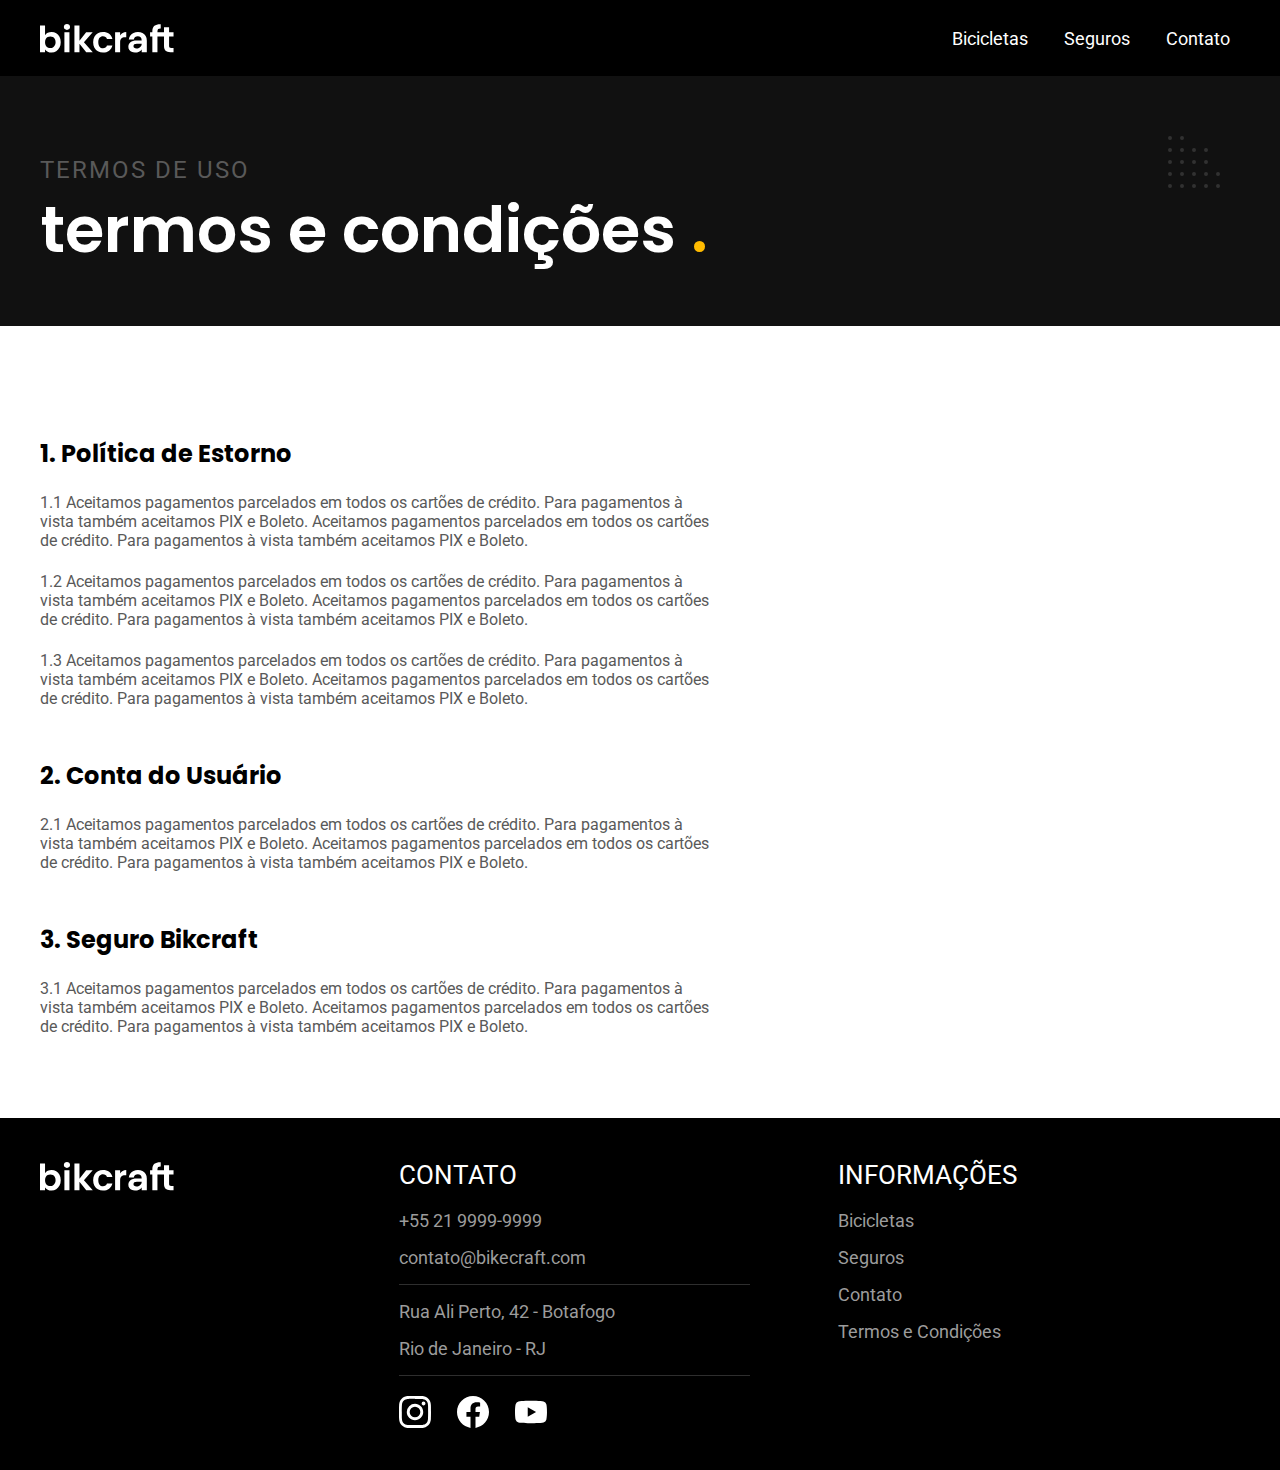
<file: termos.html>
<!DOCTYPE html>
<html lang="pt-br">

<head>
  <meta charset="UTF-8">
  <meta name="description" content="termos e condições">
  <link rel="preconnect" href="https://fonts.googleapis.com">
  <link rel="preconnect" href="https://fonts.gstatic.com" crossorigin>
  <link href="https://fonts.googleapis.com/css2?family=Poppins:ital,wght@0,100;0,200;0,300;0,400;0,500;0,600;0,700;0,800;0,900;1,100;1,200;1,300;1,400;1,500;1,600;1,700;1,800;1,900&family=Roboto:ital,wght@0,100..900;1,100..900&display=swap" rel="stylesheet">
  <link rel="stylesheet" href="/css/style.min.css">
  <link rel="icon" href="/favicon.svg" type="image/svg+xml">
  <meta name="viewport" content="width=device-width, initial-scale=1.0">
  <title>Termos | BikeCraft</title>
  <script>
    document.documentElement.classList.add("js")
  </script>
</head>

<body>
  <header class="header bg-black">
    <div class="header-item container">
      <a href="/index.html">
        <img src="/img/bikcraft.svg" alt="Logo Bikecraft">
      </a>
      <nav>
        <ul class="ul-lista-links">
          <li><a class="link" href="/bicicletas.html">Bicicletas</a></li>
          <li><a class="link" href="/seguros.html">Seguros</a></li>
          <li><a class="link" href="/contato.html">Contato</a></li>
        </ul>
      </nav>
    </div>
  </header>
  <main class="main bg-termos">
    <div class="titulo-e-sub-titulo container">
      <h2 class="font-secundaria">Termos de uso</h2>
      <h1 class="texto-grande font-principal texto-branco">termos e condições <span class="ponto">.</span></h1>
    </div>
  </main>
  <section class="termos-conteudo container">
    <h2>1. Política de Estorno</h2>
    <p>1.1 Aceitamos pagamentos parcelados em todos os cartões de crédito. Para pagamentos à vista também aceitamos PIX e Boleto. Aceitamos pagamentos parcelados em todos os cartões de crédito. Para pagamentos à vista também aceitamos PIX e Boleto.</p>
    <p>1.2 Aceitamos pagamentos parcelados em todos os cartões de crédito. Para pagamentos à vista também aceitamos PIX e Boleto. Aceitamos pagamentos parcelados em todos os cartões de crédito. Para pagamentos à vista também aceitamos PIX e Boleto.</p>
    <p>1.3 Aceitamos pagamentos parcelados em todos os cartões de crédito. Para pagamentos à vista também aceitamos PIX e Boleto. Aceitamos pagamentos parcelados em todos os cartões de crédito. Para pagamentos à vista também aceitamos PIX e Boleto.</p>
    <h2>2. Conta do Usuário</h2>
    <p>2.1 Aceitamos pagamentos parcelados em todos os cartões de crédito. Para pagamentos à vista também aceitamos PIX e Boleto. Aceitamos pagamentos parcelados em todos os cartões de crédito. Para pagamentos à vista também aceitamos PIX e Boleto.</p>
    <h2>3. Seguro Bikcraft</h2>
    <p>3.1 Aceitamos pagamentos parcelados em todos os cartões de crédito. Para pagamentos à vista também aceitamos PIX e Boleto. Aceitamos pagamentos parcelados em todos os cartões de crédito. Para pagamentos à vista também aceitamos PIX e Boleto.</p>
  </section>
  <footer class="bg-black footer">
    <div class="container footer-div-item">
      <img class="logo-footer" src="/img/bikcraft.svg" alt="Logo bikecraft">
      <div>
        <h2 class="font-secundaria titulo-footer">Contato</h2>
        <ul class="lista-contato font-secundaria">
          <li>+55 21 9999-9999</li>
          <li>contato@bikecraft.com</li>
        </ul>
        <ul class="lista-endereco font-secundaria">
          <li>Rua Ali Perto, 42 - Botafogo</li>
          <li>Rio de Janeiro - RJ</li>
        </ul>
        <ul class="lista-redes-sociais">
          <li><img src="/img/redes/instagram.svg" alt="Icone instagram"></li>
          <li><img src="/img/redes/facebook.svg" alt="Icone facebool"></li>
          <li><img src="/img/redes/youtube.svg" alt="Icone YouTube"></li>
        </ul>
      </div>
      <div>
        <h2 class="texto-branco font-secundaria titulo-footer">Informações</h2>
        <ul class="lista-paginas-footer font-secundaria">
          <li><a href="/bicicletas.html">Bicicletas</a></li>
          <li><a href="/seguros.html">Seguros</a></li>
          <li><a href="/contato.html">Contato</a></li>
          <li><a href="/termos.html">Termos e Condições</a></li>
        </ul>
      </div>
    </div>
  </footer>
  <script src="/script.js"></script>
</body>

</html>
</file>
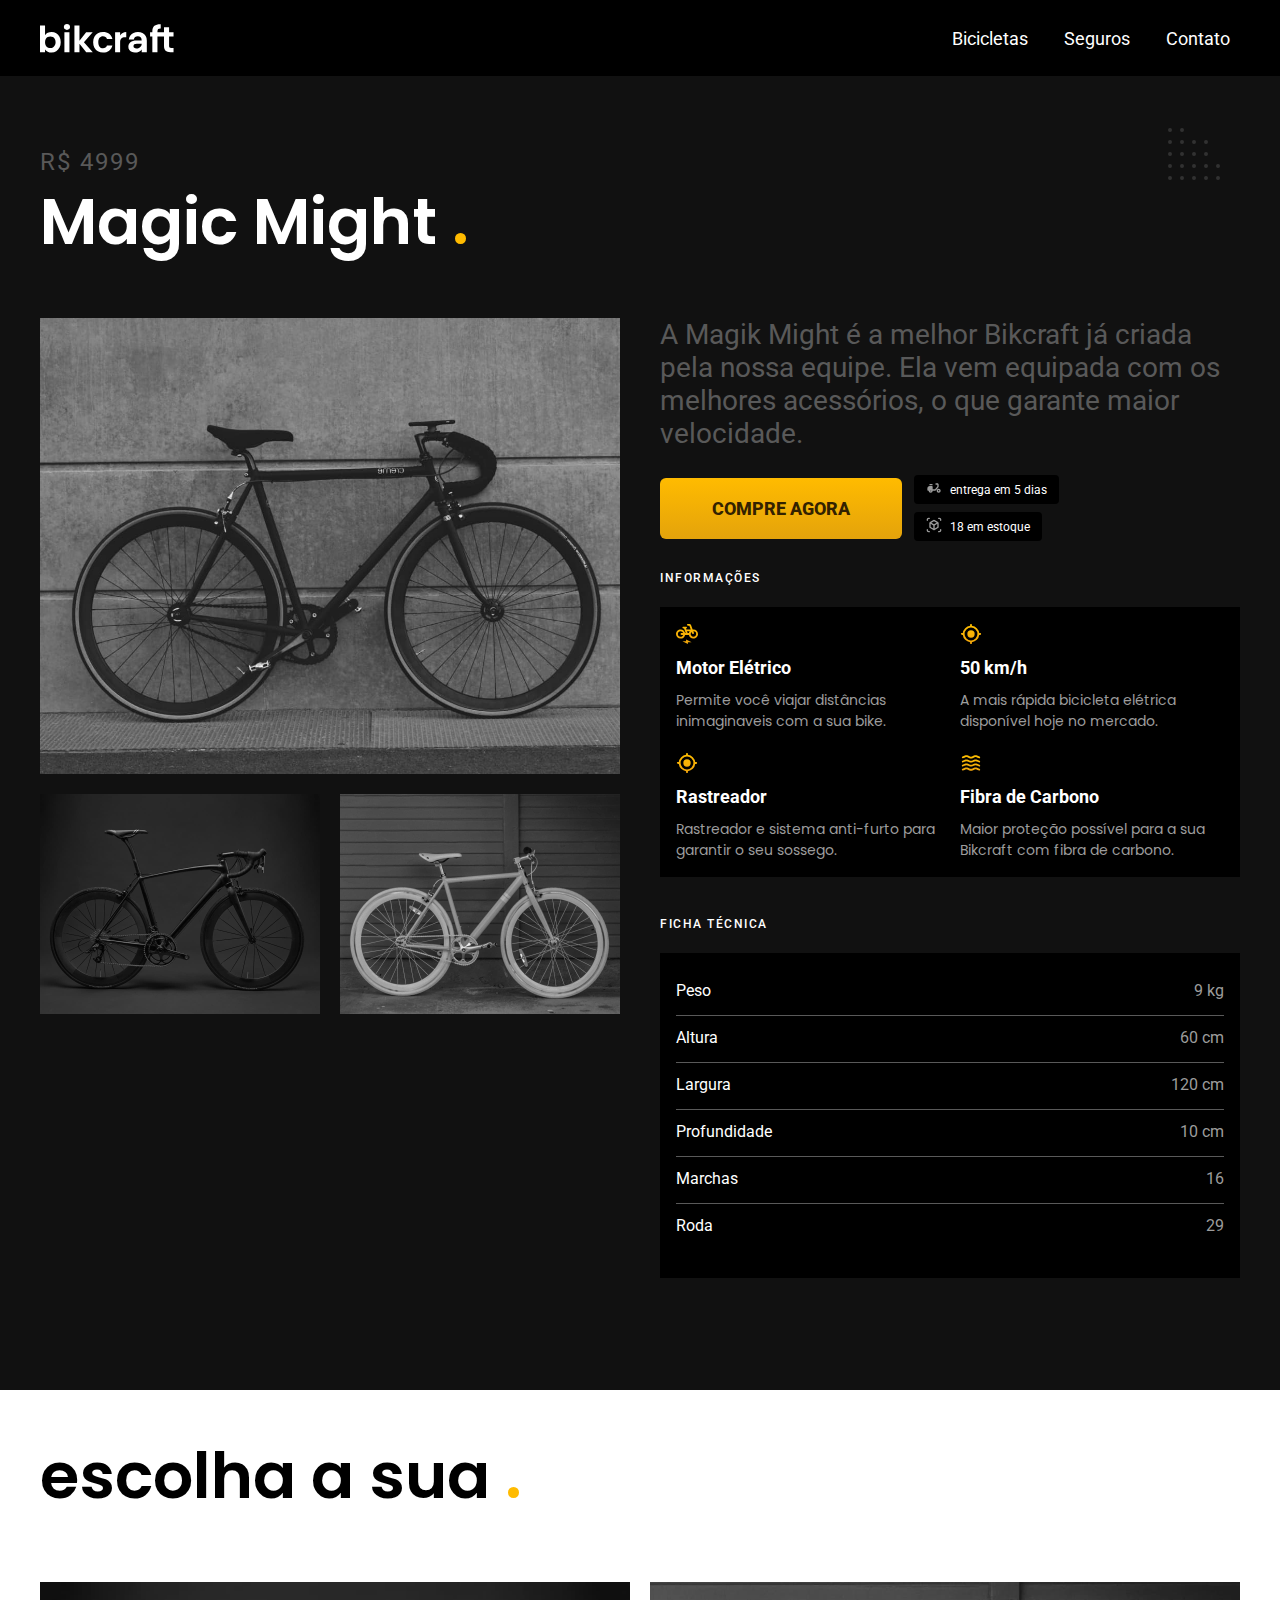
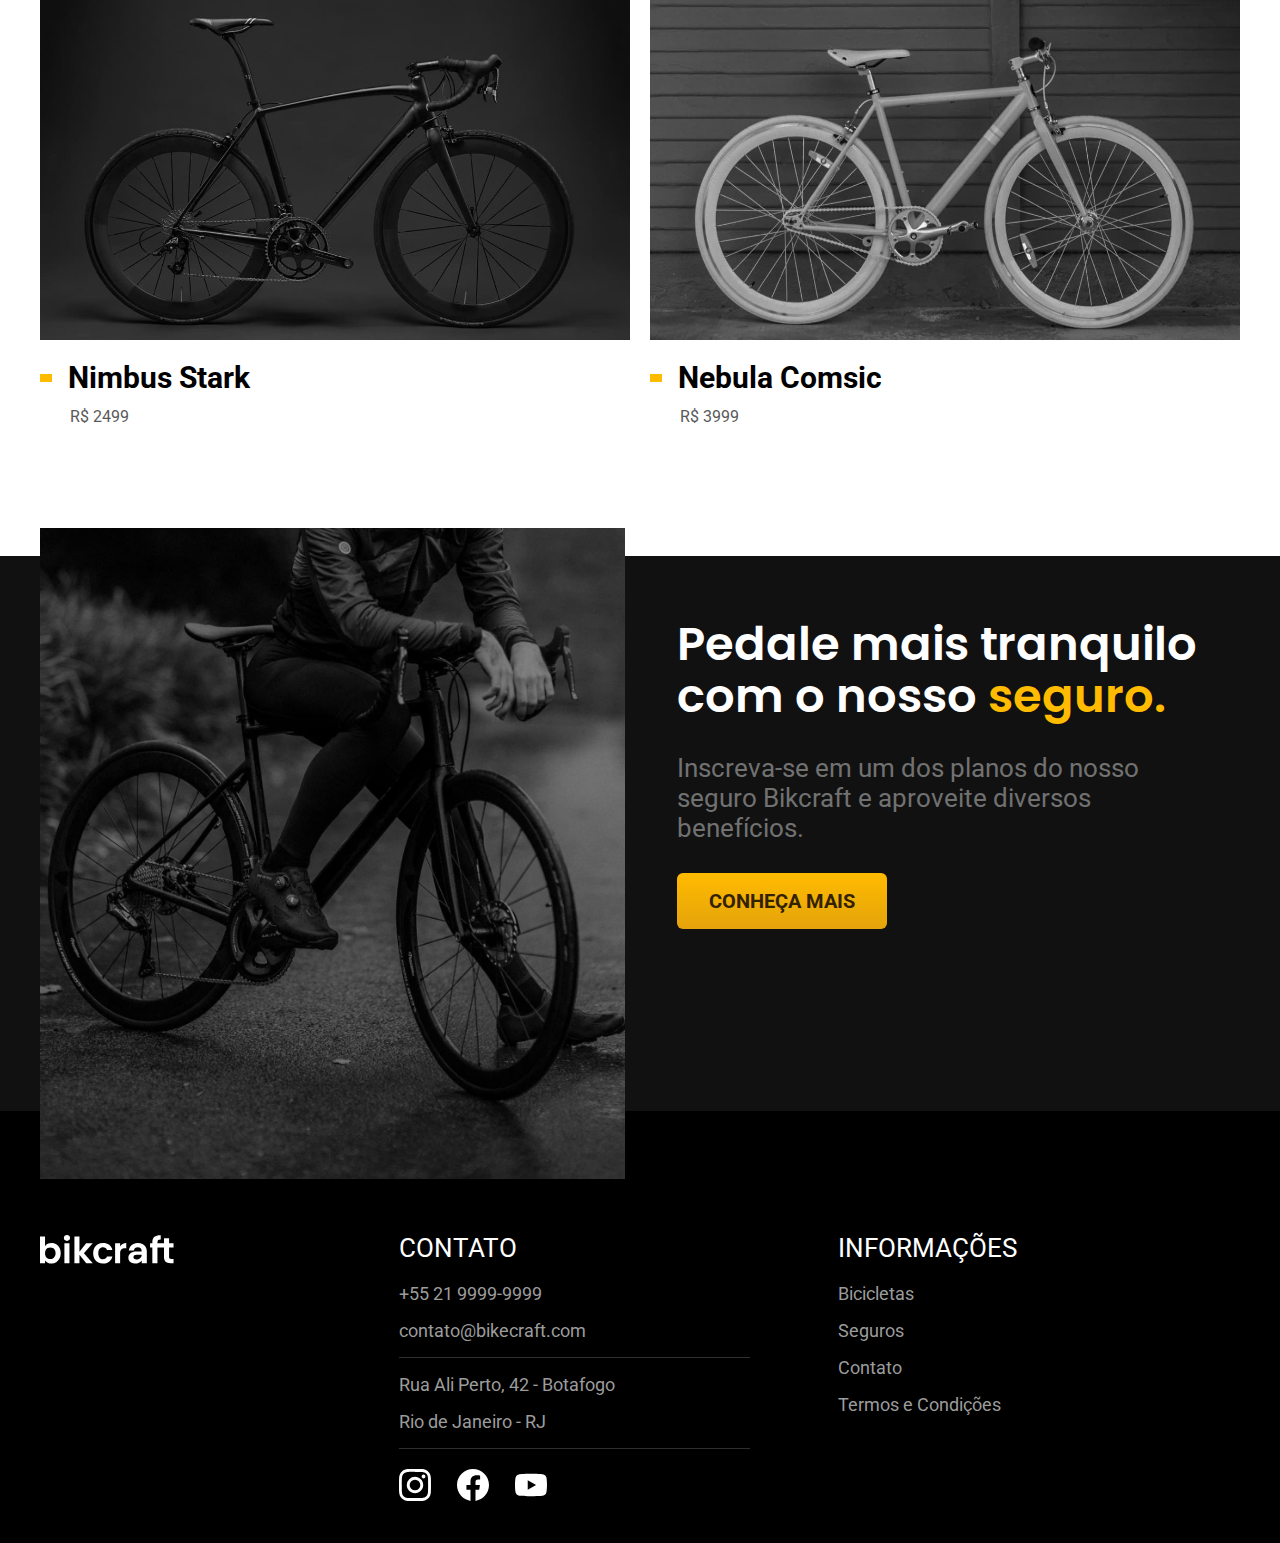
<file: bicicletas/magik.html>
<!DOCTYPE html>
<html lang="pt-br">

<head>
  <meta charset="UTF-8">
  <link rel="preconnect" href="https://fonts.googleapis.com">
  <link rel="preconnect" href="https://fonts.gstatic.com" crossorigin>
  <link href="https://fonts.googleapis.com/css2?family=Poppins:ital,wght@0,100;0,200;0,300;0,400;0,500;0,600;0,700;0,800;0,900;1,100;1,200;1,300;1,400;1,500;1,600;1,700;1,800;1,900&family=Roboto:ital,wght@0,100..900;1,100..900&display=swap" rel="stylesheet">
  <link rel="stylesheet" href="../css/style.min.css">
  <link rel="icon" href="../favicon.svg" type="image/svg+xml">
  <meta name="viewport" content="width=device-width, initial-scale=1.0">
  <title>Nimbus | BikeCraft</title>
  <script>
    document.documentElement.classList.add("js")
  </script>
</head>

<body>
  <header class="header bg-black">
    <div class="header-item container">
      <a href="../index.html">
        <img src="../img/bikcraft.svg" alt="Logo Bikecraft">
      </a>
      <nav>
        <ul class="ul-lista-links">
          <li><a class="link" href="../bicicletas.html">Bicicletas</a></li>
          <li><a class="link" href="../seguros.html">Seguros</a></li>
          <li><a class="link" href="../contato.html">Contato</a></li>
        </ul>
      </nav>
    </div>
  </header>
  <main class="comprar-bicicleta bg-black">
    <div class="container bicicleta">
      <div class="titulo-e-sub-titulo">
        <h2 class="font-secundaria">R$ 4999</h2>
        <h1 class="texto-branco texto-grande font-principal">Magic Might <span class="ponto">.</span></h1>
      </div>
      <div class="grid-bikecraft">
        <div class="imagem-bicicleta">
          <img data-bicicleta-principal src="../img/bicicleta/nimbus2.jpg" alt="Bikecraft Magik might">
          <img data-bicicleta-item src="../img/bicicleta/nimbus1.jpg" alt="Bikecraft Magik">
          <img data-bicicleta-item src="../img/bicicleta/nimbus3.jpg" alt="Bikecraft Nebula">
        </div>
        <div class="conteudo-bikcraft">
          <p class="descricao">A Magik Might é a melhor Bikcraft já criada pela nossa equipe. Ela vem equipada com os melhores acessórios, o que garante maior velocidade.</p>
          <div class="grid-btn">
            <a class="btn-principal" href="../orcamento.html?tipo=bicicleta&produto=magic">Compre agora</a>
            <div>
              <p class="entrega">entrega em 5 dias</p>
              <p class="estoque">18 em estoque</p>
            </div>
          </div>
          <div class="info">
            <h3 class="titulo-pequeno">Informações</h3>
            <div class="container-infos">
              <div class="info-item">
                <img src="../img/icones/eletrica.svg" alt="">
                <h3>Motor Elétrico</h3>
                <p>Permite você viajar distâncias inimaginaveis com a sua bike.</p>
              </div>
              <div class="info-item">
                <img src="../img/icones/rastreador.svg" alt="">
                <h3>50 km/h</h3>
                <p>A mais rápida bicicleta elétrica disponível hoje no mercado.</p>
              </div>
              <div class="info-item">
                <img src="../img/icones/rastreador.svg" alt="">
                <h3>Rastreador</h3>
                <p>Rastreador e sistema anti-furto para garantir o seu sossego.</p>
              </div>
              <div class="info-item">
                <img src="../img/icones/carbono.svg" alt="">
                <h3>Fibra de Carbono</h3>
                <p>Maior proteção possível para a sua Bikcraft com fibra de carbono.</p>
              </div>
            </div>
          </div>
          <div class="ficha-tecnica">
            <h3 class="titulo-pequeno">Ficha Técnica</h3>
            <div class="container-ficha-tecninca">
              <ul>
                <li>
                  <p>Peso</p>
                  <p>9 kg</p>
                </li>
                <li>
                  <p>Altura</p>
                  <p>60 cm</p>
                </li>
                <li>
                  <p>Largura</p>
                  <p>120 cm</p>
                </li>
                <li>
                  <p>Profundidade</p>
                  <p>10 cm</p>
                </li>
                <li>
                  <p>Marchas</p>
                  <p>16</p>
                </li>
                <li>
                  <p>Roda</p>
                  <p>29</p>
                </li>
              </ul>
            </div>
          </div>
        </div>
      </div>
    </div>
  </main>
  <section class="escolher container">
    <h1 class="texto-grande font-principal">escolha a sua <span class="ponto">.</span></h1>
    <div class="bicicletas-escolher">
      <div class="bicicleta-escolher-item">
        <a class="link-bikecraft" href="../bicicletas/nimbus.html">
          <img src="../img/bicicletas/nimbus.jpg" alt="Bikecraft Nimbus Stark">
          <h2 class="font-secundaria nome-bicicleta">Nimbus Stark</h2>
          <span class="font-secundaria preco-bicicleta">R$ 2499</span>
        </a>
      </div>
      <div class="bicicleta-escolher-item">
        <a class="link-bikecraft" href="../bicicletas/nebula.html">
          <img src="../img/bicicletas/nebula.jpg" alt="Bikecraft Nebula Cosmi">
          <h2 class="font-secundaria nome-bicicleta">Nebula Comsic</h2>
          <span class="font-secundaria preco-bicicleta">R$ 3999</span>
        </a>
      </div>
    </div>
  </section>
  <article class="secao-seguro">
    <div class="container grid-seguro">
      <img class="imagem-seguro" src="../img/fotos/seguros.jpg" alt="Homem em uma bicicleta">
      <div class="conteudo-seguro">
        <h1 class="texto-grande texto-branco">Pedale mais tranquilo com o nosso <span class="ponto">seguro.</span></h1>
        <p class="font-secundaria">Inscreva-se em um dos planos do nosso seguro Bikcraft e aproveite diversos benefícios.</p>
        <a class="btn-principal" href="../seguros.html">Conheça Mais</a>
      </div>
    </div>
  </article>
  <footer class="bg-black footer">
    <div class="container footer-div-item">
      <img class="logo-footer" src="../img/bikcraft.svg" alt="Logo bikecraft">
      <div>
        <h2 class="font-secundaria titulo-footer">Contato</h2>
        <ul class="lista-contato font-secundaria">
          <li>+55 21 9999-9999</li>
          <li>contato@bikecraft.com</li>
        </ul>
        <ul class="lista-endereco font-secundaria">
          <li>Rua Ali Perto, 42 - Botafogo</li>
          <li>Rio de Janeiro - RJ</li>
        </ul>
        <ul class="lista-redes-sociais">
          <li><img src="../img/redes/instagram.svg" alt="Icone instagram"></li>
          <li><img src="../img/redes/facebook.svg" alt="Icone facebool"></li>
          <li><img src="../img/redes/youtube.svg" alt="Icone YouTube"></li>
        </ul>
      </div>
      <div>
        <h2 class="texto-branco font-secundaria titulo-footer">Informações</h2>
        <ul class="lista-paginas-footer font-secundaria">
          <li><a href="../bicicletas.html">Bicicletas</a></li>
          <li><a href="../seguros.html">Seguros</a></li>
          <li><a href="../contato.html">Contato</a></li>
          <li><a href="../termos.html">Termos e Condições</a></li>
        </ul>
      </div>
    </div>
  </footer>
  <script src="../script.js"></script>
</body>

</html>
</file>
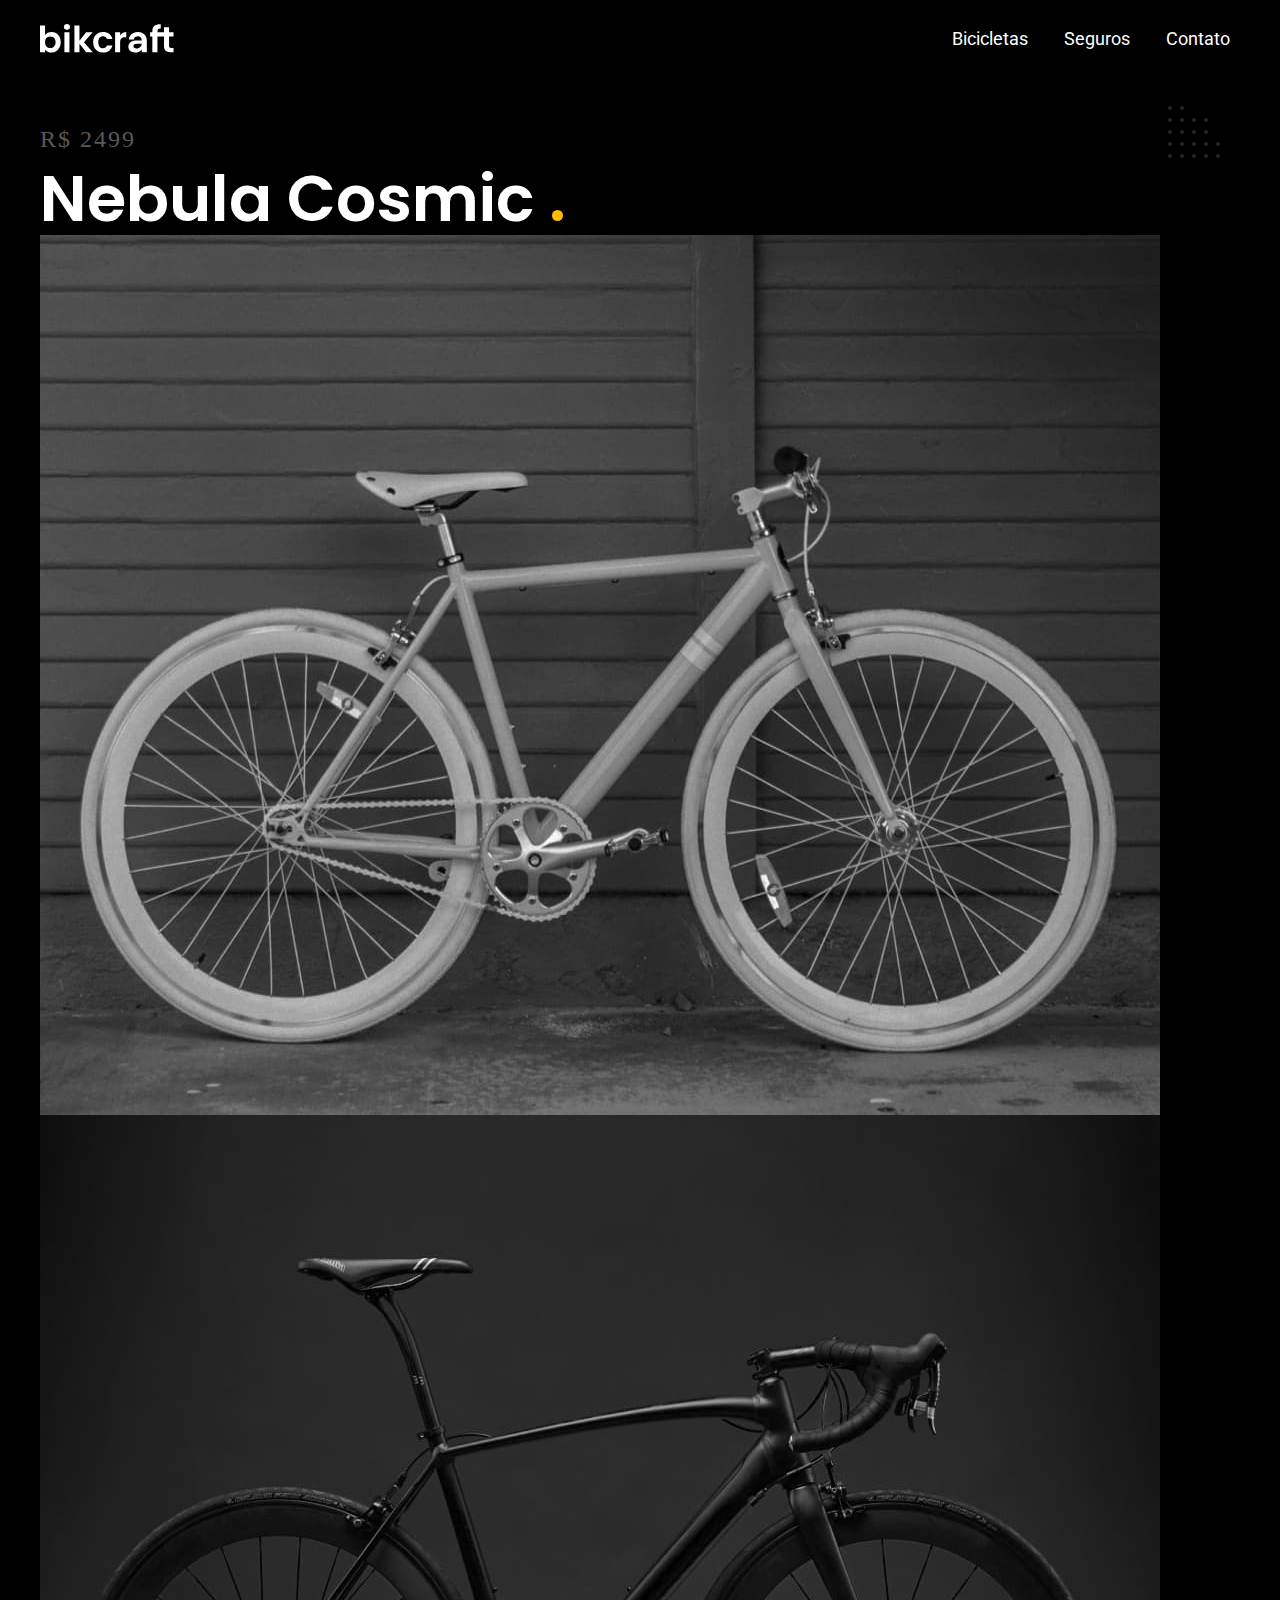
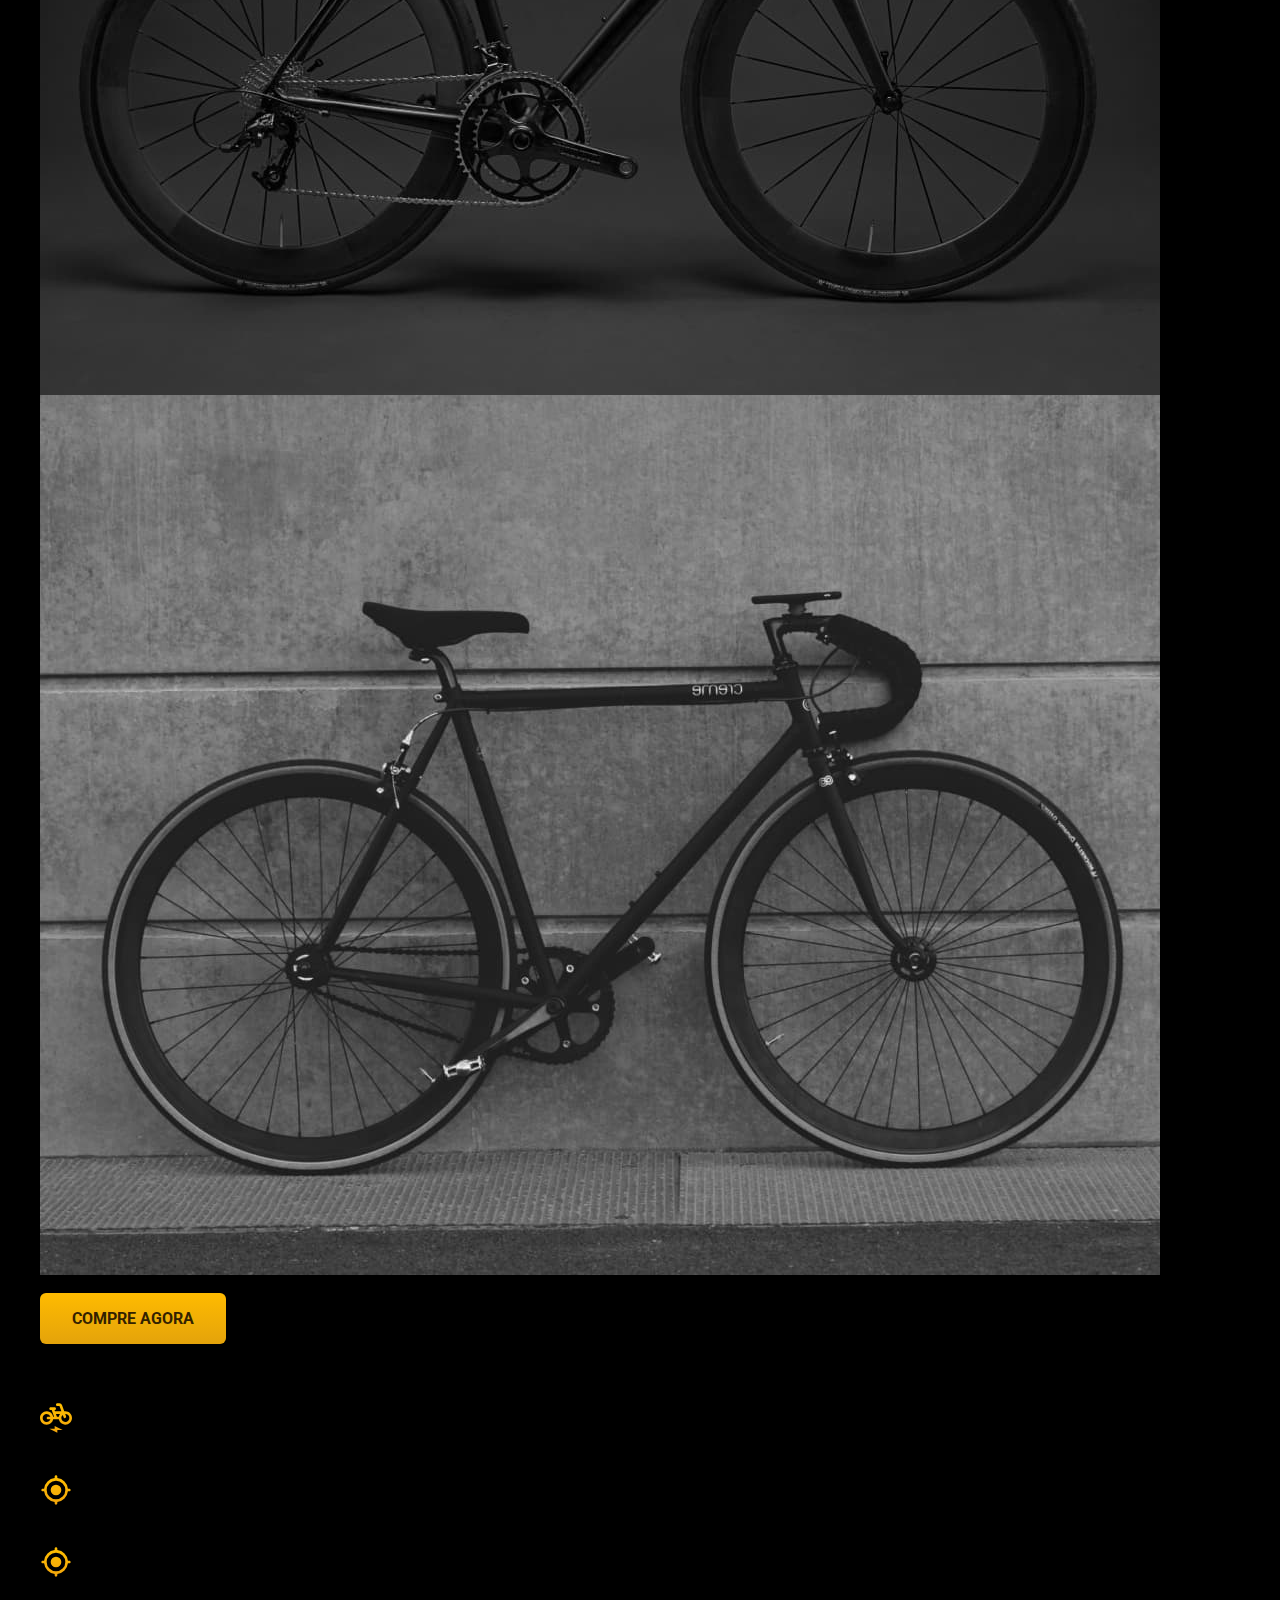
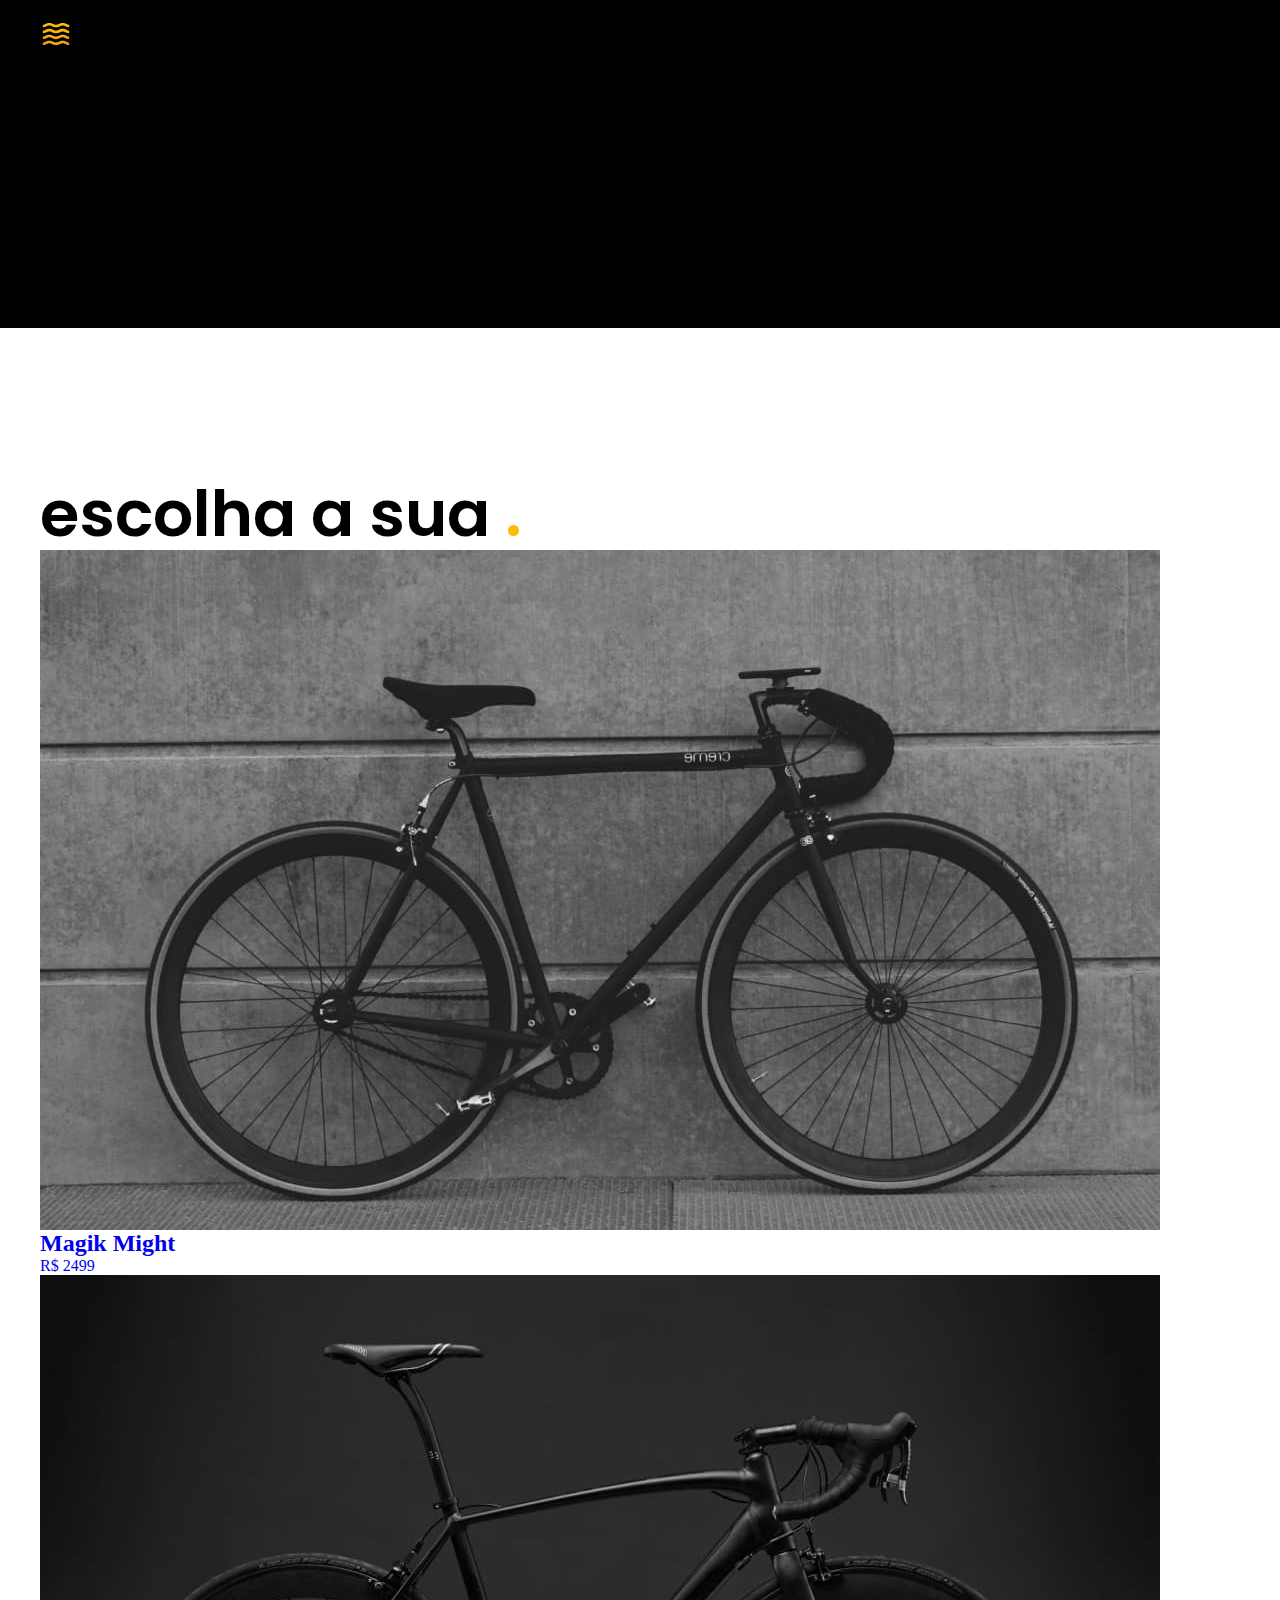
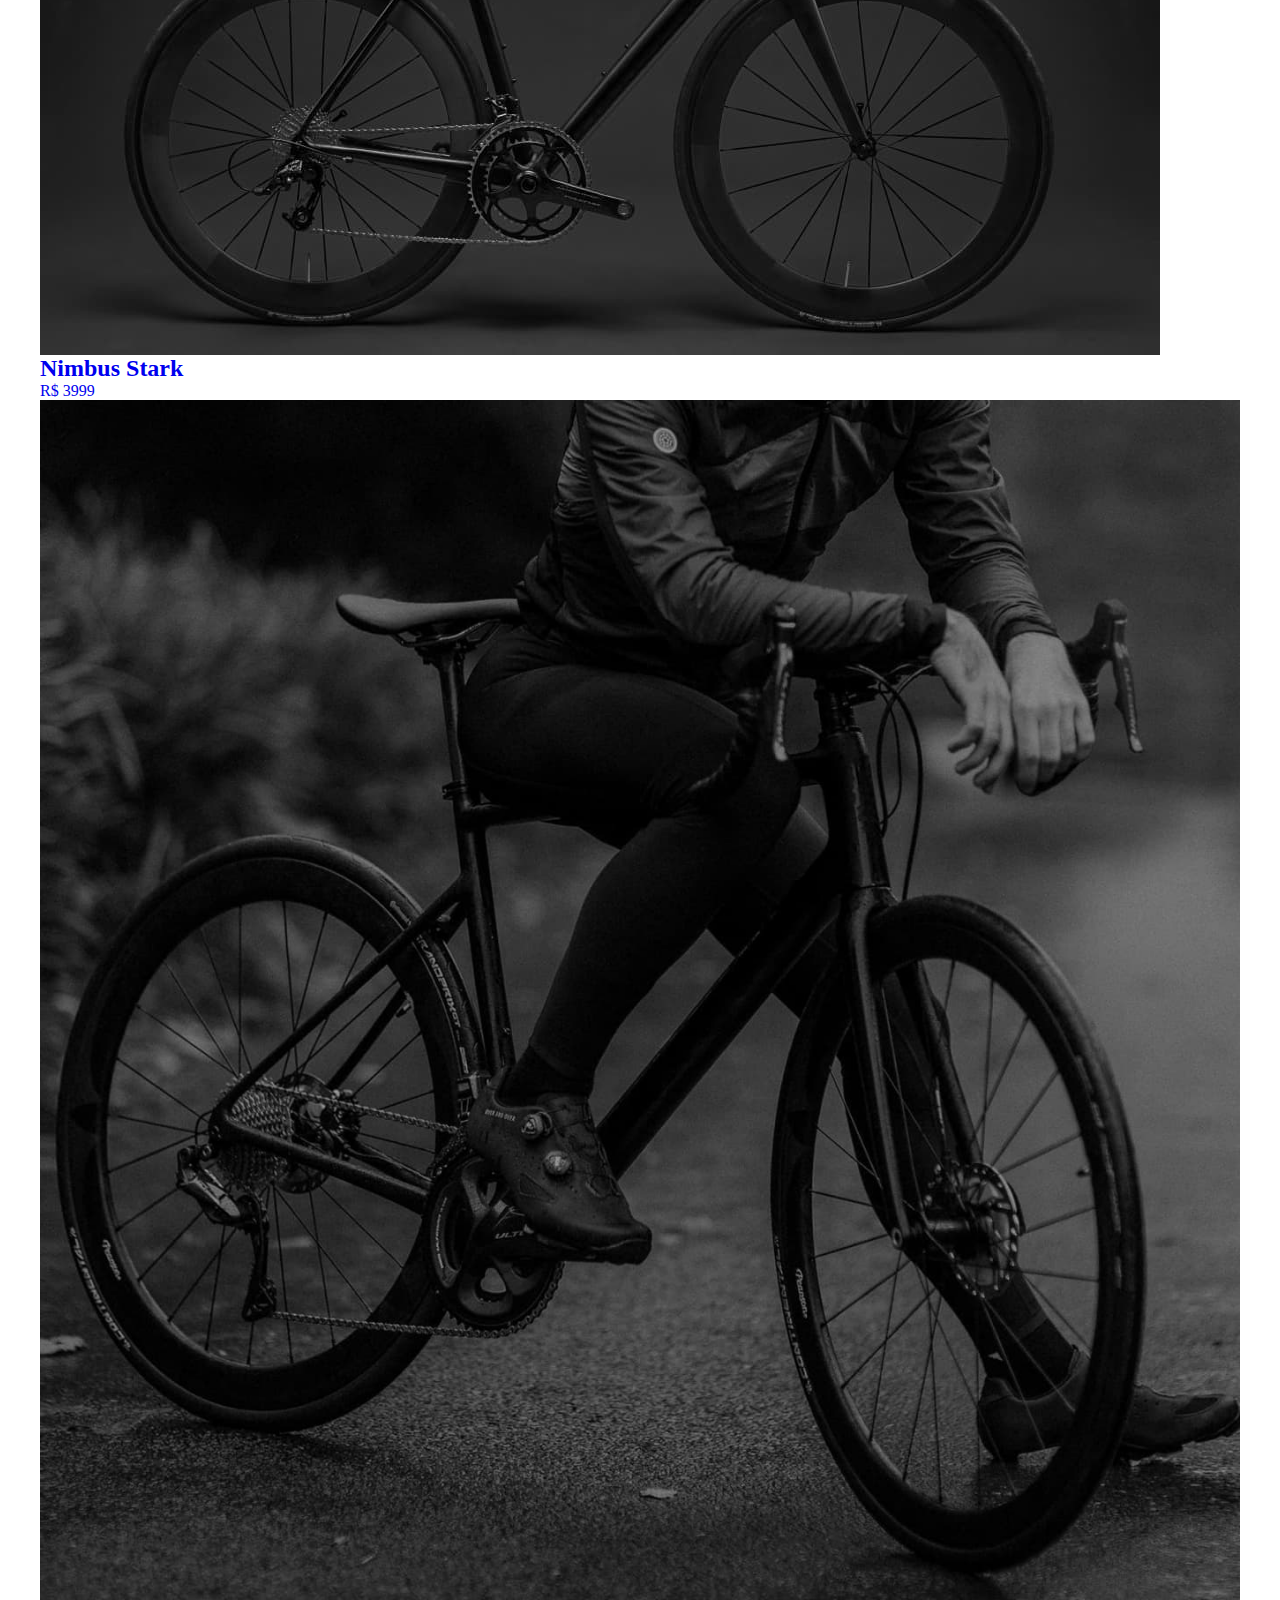
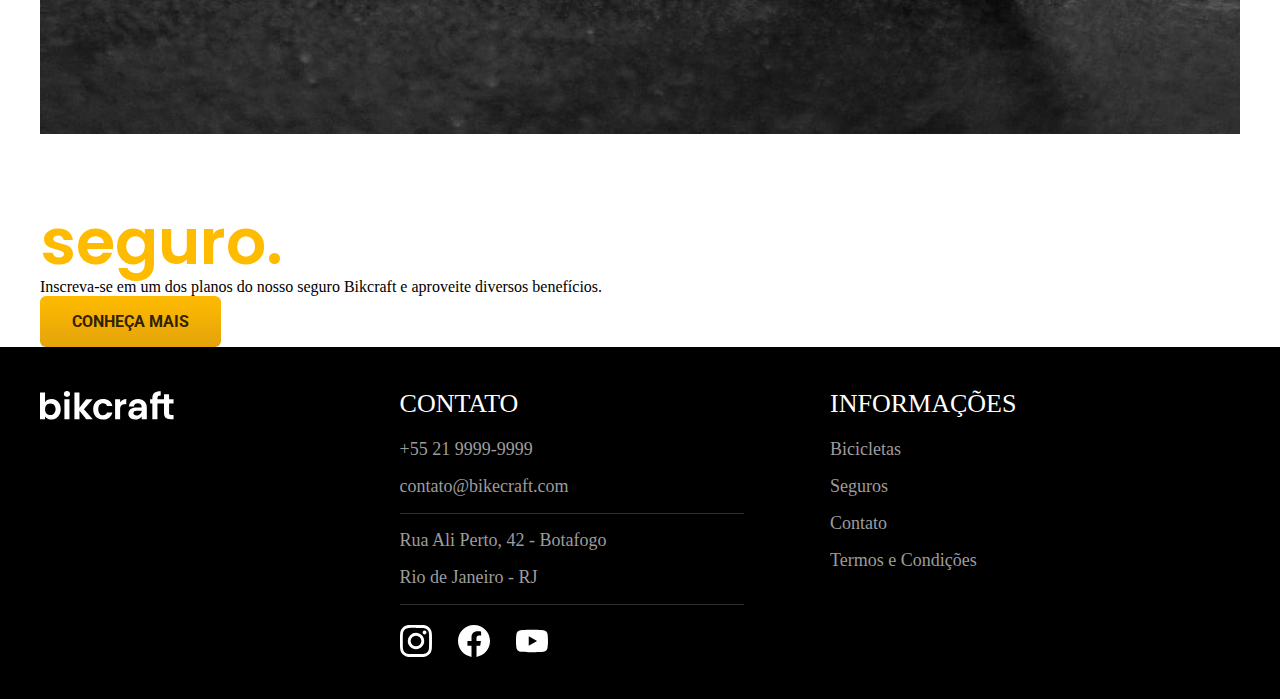
<file: bicicletas/nebula.html>
<!DOCTYPE html>
<html lang="pt-br">

<head>
  <meta charset="UTF-8">
  <link rel="preconnect" href="https://fonts.googleapis.com">
  <link rel="preconnect" href="https://fonts.gstatic.com" crossorigin>
  <link href="https://fonts.googleapis.com/css2?family=Poppins:ital,wght@0,100;0,200;0,300;0,400;0,500;0,600;0,700;0,800;0,900;1,100;1,200;1,300;1,400;1,500;1,600;1,700;1,800;1,900&family=Roboto:ital,wght@0,100..900;1,100..900&display=swap" rel="stylesheet">
  <link rel="preload" href="/css/style.css" media="print">
  <link rel="stylesheet" href="/css/style.css">
  <meta name="viewport" content="width=device-width, initial-scale=1.0">
  <title>Nebula | BikeCraft</title>
</head>

<body>
  <header class="header bg-black">
    <div class="header-item container">
      <a href="/index.html">
        <img src="/img/bikcraft.svg" alt="Logo Bikecraft">
      </a>
      <nav>
        <ul class="ul-lista-links">
          <li><a class="link" href="/bicicletas.html">Bicicletas</a></li>
          <li><a class="link" href="/seguros.html">Seguros</a></li>
          <li><a class="link" href="/contato.html">Contato</a></li>
        </ul>
      </nav>
    </div>
  </header>
  <main class="comprar-bicicleta bg-black">
    <div class="container bicicleta">
      <div class="titulo-e-sub-titulo">
        <h2 class="font-secundaria">R$ 2499</h2>
        <h1 class="texto-branco texto-grande font-principal">Nebula Cosmic <span class="ponto">.</span></h1>
      </div>
      <div class="grid-bikecraft">
        <div class="imagem-bicicleta">
          <img src="/img/bicicleta/nimbus3.jpg" alt="Bikecraft Nimbus Stark">
          <div class="grid-imagem">
            <img src="/img/bicicleta/nimbus1.jpg" alt="Bikecraft Magik">
            <img src="/img/bicicleta/nimbus2.jpg" alt="Bikecraft Nebula">
          </div>
        </div>
        <div class="conteudo-bikcraft">
          <p class="descricao">A Nebula Cosmic é a melhor Bikcraft já criada pela nossa equipe. Ela vem equipada com os melhores acessórios, o que garante maior velocidade.</p>
          <div class="grid-btn">
            <a class="btn-principal" href="/orcamento.html">Compre agora</a>
            <div>
              <p class="entrega">entrega em 5 dias</p>
              <p class="estoque">18 em estoque</p>
            </div>
          </div>
          <div class="info">
            <h3 class="titulo-pequeno">Informações</h3>
            <div class="container-infos">
              <div class="info-item">
                <img src="/img/icones/eletrica.svg" alt="">
                <h3>Motor Elétrico</h3>
                <p>Permite você viajar distâncias inimaginaveis com a sua bike.</p>
              </div>
              <div class="info-item">
                <img src="/img/icones/rastreador.svg" alt="">
                <h3>50 km/h</h3>
                <p>A mais rápida bicicleta elétrica disponível hoje no mercado.</p>
              </div>
              <div class="info-item">
                <img src="/img/icones/rastreador.svg" alt="">
                <h3>Rastreador</h3>
                <p>Rastreador e sistema anti-furto para garantir o seu sossego.</p>
              </div>
              <div class="info-item">
                <img src="/img/icones/carbono.svg" alt="">
                <h3>Fibra de Carbono</h3>
                <p>Maior proteção possível para a sua Bikcraft com fibra de carbono.</p>
              </div>
            </div>
          </div>
          <div class="ficha-tecnica">
            <h3 class="titulo-pequeno">Ficha Técnica</h3>
            <div class="container-ficha-tecninca">
              <ul>
                <li>
                  <p>Peso</p>
                  <p>9 kg</p>
                </li>
                <li>
                  <p>Altura</p>
                  <p>60 cm</p>
                </li>
                <li>
                  <p>Largura</p>
                  <p>120 cm</p>
                </li>
                <li>
                  <p>Profundidade</p>
                  <p>10 cm</p>
                </li>
                <li>
                  <p>Marchas</p>
                  <p>16</p>
                </li>
                <li>
                  <p>Roda</p>
                  <p>29</p>
                </li>
              </ul>
            </div>
          </div>
        </div>
      </div>
    </div>
  </main>
  <section class="escolher container">
    <h1 class="texto-grande font-principal">escolha a sua <span class="ponto">.</span></h1>
    <div class="bicicletas-escolher">
      <div class="bicicleta-escolher-item">
        <a class="link-bikecraft" href="/bicicletas/magik.html">
          <img src="/img/bicicletas/magic.jpg" alt="Bikecraft Magik Might">
          <h2 class="font-secundaria nome-bicicleta">Magik Might</h2>
          <span class="font-secundaria preco-bicicleta">R$ 2499</span>
        </a>
      </div>
      <div class="bicicleta-escolher-item">
        <a class="link-bikecraft" href="/bicicletas/nimbus.html">
          <img src="/img/bicicletas/nimbus.jpg" alt="Bikecraft Nebula Cosmi">
          <h2 class="font-secundaria nome-bicicleta">Nimbus Stark</h2>
          <span class="font-secundaria preco-bicicleta">R$ 3999</span>
        </a>
      </div>
    </div>
  </section>
  <article class="secao-seguro">
    <div class="container grid-seguro">
      <img class="imagem-seguro" src="/img/fotos/seguros.jpg" alt="Homem em uma bicicleta">
      <div class="conteudo-seguro">
        <h1 class="texto-grande texto-branco">Pedale mais tranquilo com o nosso <span class="ponto">seguro.</span></h1>
        <p class="font-secundaria">Inscreva-se em um dos planos do nosso seguro Bikcraft e aproveite diversos benefícios.</p>
        <a class="btn-principal" href=" /seguros.html">Conheça Mais</a>
      </div>
    </div>
  </article>
  <footer class="bg-black footer">
    <div class="container footer-div-item">
      <img class="logo-footer" src="/img/bikcraft.svg" alt="Logo bikecraft">
      <div>
        <h2 class="font-secundaria titulo-footer">Contato</h2>
        <ul class="lista-contato font-secundaria">
          <li>+55 21 9999-9999</li>
          <li>contato@bikecraft.com</li>
        </ul>
        <ul class="lista-endereco font-secundaria">
          <li>Rua Ali Perto, 42 - Botafogo</li>
          <li>Rio de Janeiro - RJ</li>
        </ul>
        <ul class="lista-redes-sociais">
          <li><img src="/img/redes/instagram.svg" alt="Icone instagram"></li>
          <li><img src="/img/redes/facebook.svg" alt="Icone facebool"></li>
          <li><img src="/img/redes/youtube.svg" alt="Icone YouTube"></li>
        </ul>
      </div>
      <div>
        <h2 class="texto-branco font-secundaria titulo-footer">Informações</h2>
        <ul class="lista-paginas-footer font-secundaria">
          <li><a href="/bicicletas.html">Bicicletas</a></li>
          <li><a href="/seguros.html">Seguros</a></li>
          <li><a href="/contato.html">Contato</a></li>
          <li><a href="/termos.html">Termos e Condições</a></li>
        </ul>
      </div>
    </div>
  </footer>
</body>

</html>
</file>
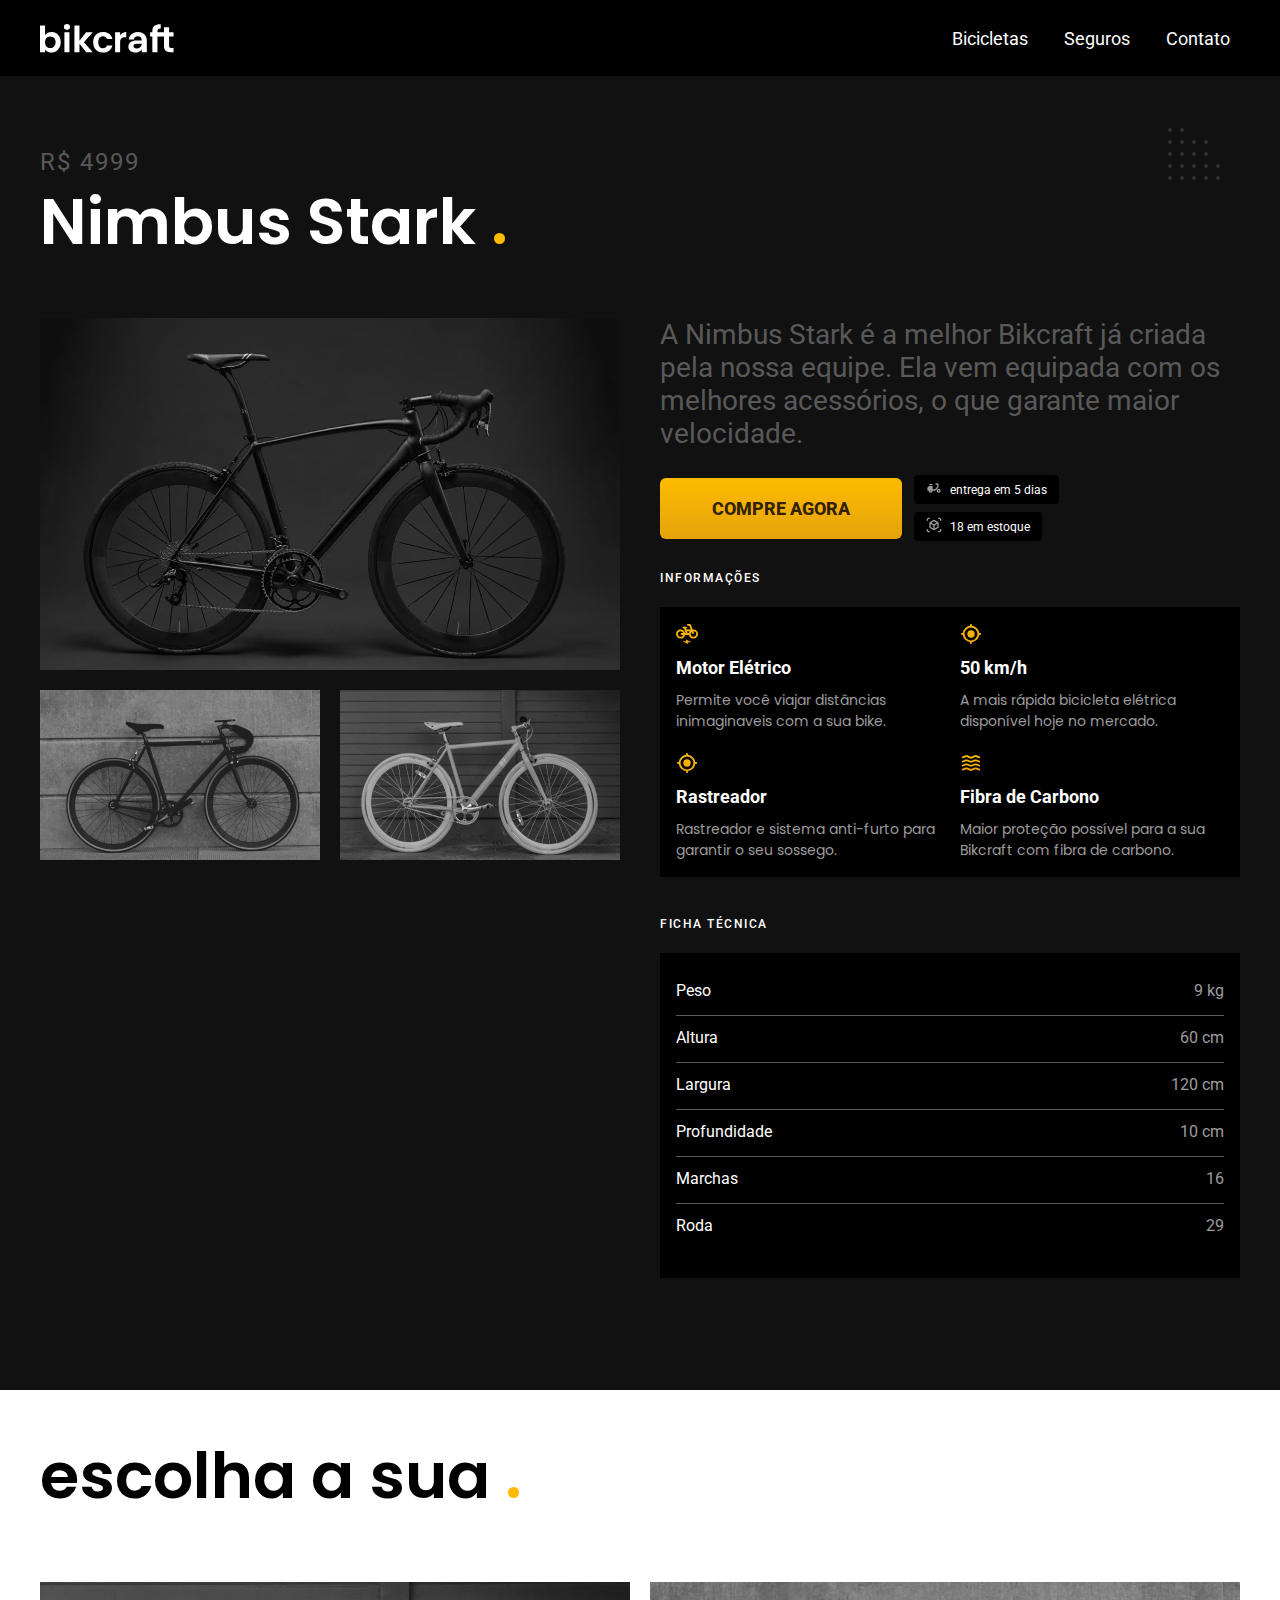
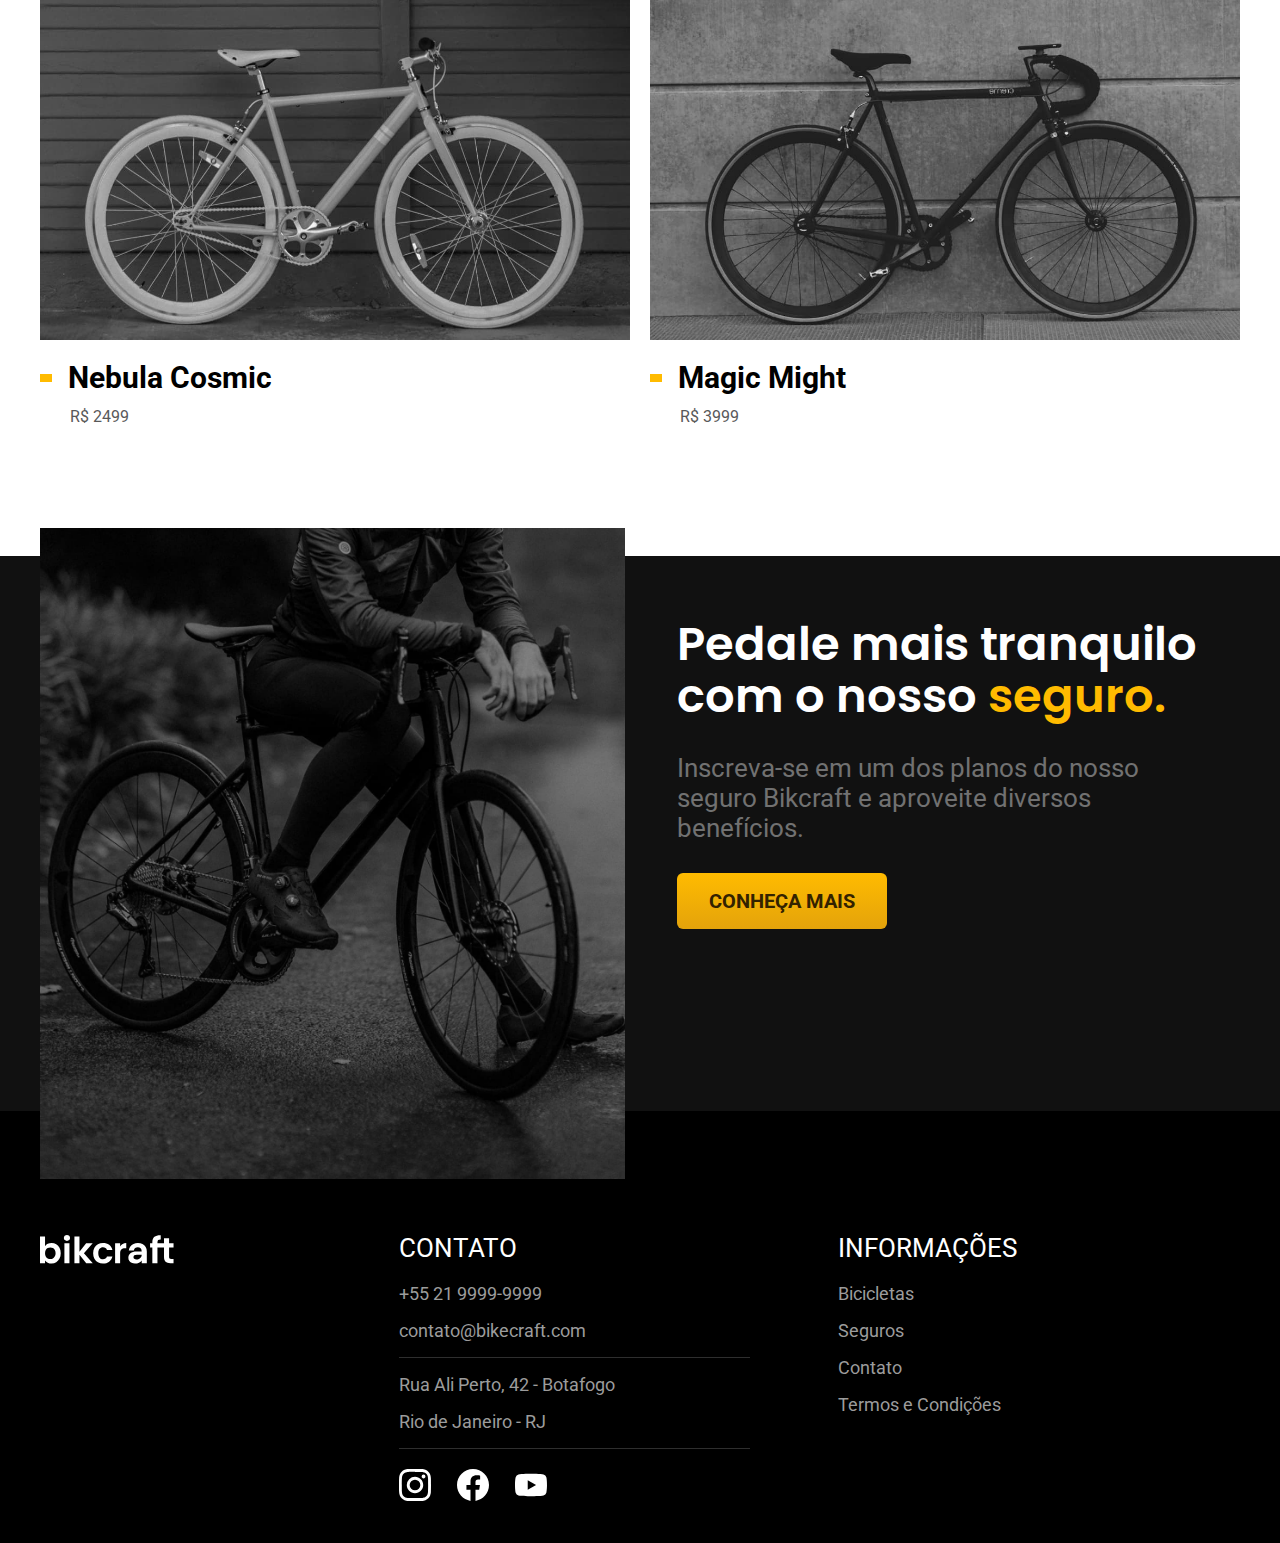
<file: bicicletas/nimbus.html>
<!DOCTYPE html>
<html lang="pt-br">

<head>
  <meta charset="UTF-8">
  <link rel="preconnect" href="https://fonts.googleapis.com">
  <link rel="preconnect" href="https://fonts.gstatic.com" crossorigin>
  <link href="https://fonts.googleapis.com/css2?family=Poppins:ital,wght@0,100;0,200;0,300;0,400;0,500;0,600;0,700;0,800;0,900;1,100;1,200;1,300;1,400;1,500;1,600;1,700;1,800;1,900&family=Roboto:ital,wght@0,100..900;1,100..900&display=swap" rel="stylesheet">
  <link rel="stylesheet" href="/css/style.min.css">
  <link rel="icon" href="/favicon.svg" type="image/svg+xml">
  <meta name="viewport" content="width=device-width, initial-scale=1.0">
  <title>Nimbus | BikeCraft</title>
  <script>
    document.documentElement.classList.add("js")
  </script>
</head>

<body>
  <header class="header bg-black">
    <div class="header-item container">
      <a href="/index.html">
        <img src="/img/bikcraft.svg" alt="Logo Bikecraft">
      </a>
      <nav>
        <ul class="ul-lista-links">
          <li><a class="link" href="/bicicletas.html">Bicicletas</a></li>
          <li><a class="link" href="/seguros.html">Seguros</a></li>
          <li><a class="link" href="/contato.html">Contato</a></li>
        </ul>
      </nav>
    </div>
  </header>
  <main class="comprar-bicicleta bg-black">
    <div class="container bicicleta">
      <div class="titulo-e-sub-titulo">
        <h2 class="font-secundaria">R$ 4999</h2>
        <h1 class="texto-branco texto-grande font-principal">Nimbus Stark <span class="ponto">.</span></h1>
      </div>
      <div class="grid-bikecraft">
        <div class="imagem-bicicleta">
          <img data-bicicleta-principal src="/img/bicicletas/nimbus.jpg" alt="Bikecraft Nimbus Stark">
          <img data-bicicleta-item src="/img/bicicletas/magic.jpg" alt="Bikecraft Magik">
          <img data-bicicleta-item src="/img/bicicletas/nebula.jpg" alt="Bikecraft Nebula">
        </div>
        <div class="conteudo-bikcraft">
          <p class="descricao">A Nimbus Stark é a melhor Bikcraft já criada pela nossa equipe. Ela vem equipada com os melhores acessórios, o que garante maior velocidade.</p>
          <div class="grid-btn">
            <a class="btn-principal" href="../orcamento.html?tipo=bicicleta&produto=nimbus">Compre agora</a>
            <div>
              <p class="entrega">entrega em 5 dias</p>
              <p class="estoque">18 em estoque</p>
            </div>
          </div>
          <div class="info">
            <h3 class="titulo-pequeno">Informações</h3>
            <div class="container-infos">
              <div class="info-item">
                <img src="/img/icones/eletrica.svg" alt="">
                <h3>Motor Elétrico</h3>
                <p>Permite você viajar distâncias inimaginaveis com a sua bike.</p>
              </div>
              <div class="info-item">
                <img src="/img/icones/rastreador.svg" alt="">
                <h3>50 km/h</h3>
                <p>A mais rápida bicicleta elétrica disponível hoje no mercado.</p>
              </div>
              <div class="info-item">
                <img src="/img/icones/rastreador.svg" alt="">
                <h3>Rastreador</h3>
                <p>Rastreador e sistema anti-furto para garantir o seu sossego.</p>
              </div>
              <div class="info-item">
                <img src="/img/icones/carbono.svg" alt="">
                <h3>Fibra de Carbono</h3>
                <p>Maior proteção possível para a sua Bikcraft com fibra de carbono.</p>
              </div>
            </div>
          </div>
          <div class="ficha-tecnica">
            <h3 class="titulo-pequeno">Ficha Técnica</h3>
            <div class="container-ficha-tecninca">
              <ul>
                <li>
                  <p>Peso</p>
                  <p>9 kg</p>
                </li>
                <li>
                  <p>Altura</p>
                  <p>60 cm</p>
                </li>
                <li>
                  <p>Largura</p>
                  <p>120 cm</p>
                </li>
                <li>
                  <p>Profundidade</p>
                  <p>10 cm</p>
                </li>
                <li>
                  <p>Marchas</p>
                  <p>16</p>
                </li>
                <li>
                  <p>Roda</p>
                  <p>29</p>
                </li>
              </ul>
            </div>
          </div>
        </div>
      </div>
    </div>
  </main>
  <section class="escolher container">
    <h1 class="texto-grande font-principal">escolha a sua <span class="ponto">.</span></h1>
    <div class="bicicletas-escolher">
      <div class="bicicleta-escolher-item">
        <a class="link-bikecraft" href="/bicicletas/nebula.html">
          <img src="/img/bicicletas/nebula.jpg" alt="Bikecraft nebula Cosmic">
          <h2 class="font-secundaria nome-bicicleta">Nebula Cosmic</h2>
          <span class="font-secundaria preco-bicicleta">R$ 2499</span>
        </a>
      </div>
      <div class="bicicleta-escolher-item">
        <a class="link-bikecraft" href="/bicicletas/magik.html">
          <img src="/img/bicicletas/magic.jpg" alt="Bikecraft Magik Might">
          <h2 class="font-secundaria nome-bicicleta">Magic Might</h2>
          <span class="font-secundaria preco-bicicleta">R$ 3999</span>
        </a>
      </div>
    </div>
  </section>
  <article class="secao-seguro">
    <div class="container grid-seguro">
      <img class="imagem-seguro" src="/img/fotos/seguros.jpg" alt="Homem em uma bicicleta">
      <div class="conteudo-seguro">
        <h1 class="texto-grande texto-branco">Pedale mais tranquilo com o nosso <span class="ponto">seguro.</span></h1>
        <p class="font-secundaria">Inscreva-se em um dos planos do nosso seguro Bikcraft e aproveite diversos benefícios.</p>
        <a class="btn-principal" href=" /seguros.html">Conheça Mais</a>
      </div>
    </div>
  </article>
  <footer class="bg-black footer">
    <div class="container footer-div-item">
      <img class="logo-footer" src="/img/bikcraft.svg" alt="Logo bikecraft">
      <div>
        <h2 class="font-secundaria titulo-footer">Contato</h2>
        <ul class="lista-contato font-secundaria">
          <li>+55 21 9999-9999</li>
          <li>contato@bikecraft.com</li>
        </ul>
        <ul class="lista-endereco font-secundaria">
          <li>Rua Ali Perto, 42 - Botafogo</li>
          <li>Rio de Janeiro - RJ</li>
        </ul>
        <ul class="lista-redes-sociais">
          <li><img src="/img/redes/instagram.svg" alt="Icone instagram"></li>
          <li><img src="/img/redes/facebook.svg" alt="Icone facebool"></li>
          <li><img src="/img/redes/youtube.svg" alt="Icone YouTube"></li>
        </ul>
      </div>
      <div>
        <h2 class="texto-branco font-secundaria titulo-footer">Informações</h2>
        <ul class="lista-paginas-footer font-secundaria">
          <li><a href="/bicicletas.html">Bicicletas</a></li>
          <li><a href="/seguros.html">Seguros</a></li>
          <li><a href="/contato.html">Contato</a></li>
          <li><a href="/termos.html">Termos e Condições</a></li>
        </ul>
      </div>
    </div>
  </footer>
  <script src="/script.js"></script>
</body>

</html>
</file>
<file: css/style.css>
@import url(/css/utilidades/cores.css);
@import url(/css/utilidades/tipografia.css);
@import url(/css/global/global.css);
@import url(/css/homePage/home.css);
@import url(/css/homePage/listaBicicletas.css);
@import url(/css/homePage/ferramentas.css);
@import url(/css/homePage/parceiros.css);
@import url(/css/homePage/depoimento.css);
@import url(/css/homePage/seguros.css);
@import url(/css/homePage/footer.css);
@import url(/css/bicicletas/bicicleta.css);
@import url(/css/seguros/seguro.css);
@import url(/css/seguros/vantagens.css);
@import url(/css/seguros/faq.css);
@import url(/css/Contato/contato.css);
@import url(/css/Contato//formularioContato.css);
@import url(/css/Contato/lojas.css);
@import url(/css/termos/termos.css);
</file>
<file: css/style.min.css>
:root{--cor-0:#ffffff;--cor-1:#f7f7f7;--cor-2:#ededed;--cor-3:#dedede;--cor-4:#cccccc;--cor-5:#b2b2b2;--cor-6:#9c9c9c;--cor-7:#717171;--cor-8:#595959;--cor-9:#404040;--cor-10:#2e2e2e;--cor-11:#111111;--cor-12:#000000;--cor-p1:#ffbb00;--cor-p2:#e4a30b;--cor-p3:#a66f00;--cor-p4:#664400;--cor-p5:#332200}.texto-grande{font:600 4rem/1.125 Poppins,sans-serif}@media (max-width:850px){.texto-grande{font-size:2rem}}.font-principal{font-family:Poppins,sans-serif}.font-secundaria{font-family:Roboto,sans-serif}*{padding:0;margin:0;list-style:none;text-decoration:none}img{display:block;max-width:100%}a.link{margin:0 10px}.bg-black{background-color:var(--cor-12)}.container{max-width:1200px;margin:0 auto}.header-item{padding:22px 32px;display:flex;align-items:center;gap:30px;justify-content:space-between}@media (max-width:500px){.header-item{flex-direction:column;justify-content:center}}.ul-lista-links{display:flex;align-items:center;gap:16px}.ul-lista-links li a{color:var(--cor-0);font-family:Roboto;font-size:18px}.ul-lista-links li a{position:relative;width:fit-content;display:inline-block}.ativo::after{content:"";width:auto;position:relative;display:block;bottom:-8px;height:2px;background-color:var(--cor-0)}.link:hover::after{content:"";width:auto;position:relative;display:block;bottom:-8px;height:2px;background-color:var(--cor-0)}.paragrafo-c5{color:var(--cor-5);font-family:Roboto,sans-serif}.ponto{color:var(--cor-p1)}.btn-principal{text-transform:uppercase;background-image:linear-gradient(#fb0,#e4a30b);color:#320;padding:16px 32px;border-radius:6px;display:inline-block;font-family:Roboto,sans-serif;font-weight:700;cursor:pointer}.btn-principal:hover{background-color:var(--cor-p4);color:var(--cor-0);background-image:initial}.texto-branco{color:var(--cor-0)}.titulo-e-sub-titulo h2{color:var(--cor-8);letter-spacing:2px;text-transform:uppercase;margin-bottom:10px;font-weight:400}.titulo-e-sub-titulo{padding-top:50px}@media (max-width:450px){.titulo-e-sub-titulo h2{font-size:14px}.titulo-e-sub-titulo{padding-top:30px}}.titulo-e-sub-titulo{background:url(../img/dec/top-right.svg) no-repeat top 30px right 20px}.js [data-anime]{opacity:0}.js .anime{opacity:1;transform:none;transition:transform .8s,opacity .8s}.sobre-main h1{color:var(--cor-0);margin-bottom:20px}.home-main{background:var(--cor-12) url(../img/dec/bottom-left.svg) no-repeat bottom 40px left 32px}.grid-home{display:grid;padding:22px 32px;grid-template-columns:2fr auto;align-items:center}.sobre-main p{font-size:18px;max-width:40ch;margin-bottom:20px}.foto-bikecraft-main{height:calc(100vh + 2vh);object-fit:contain;object-position:left center;margin-bottom:-100px}main{margin-bottom:150px}@media (max-width:850px){.grid-home{padding:12px 16px;grid-template-columns:1fr 400px}}@media (max-width:700px){.grid-home{grid-template-columns:1fr;gap:30px}.foto-bikecraft-main{object-fit:cover;height:300px;width:100%}main{margin-bottom:80px}}.secao-bikecrafts-a-venda{padding:22px 32px}.secao-bikecrafts-a-venda h1{margin-bottom:60px;margin-top:60px}.lista-bibicletas{display:flex;align-items:center;gap:22px}.lista-bibicletas li a{text-decoration:none;color:#333;font-family:Poppins,sans-serif}.lista-bibicletas li a h2{color:#000;display:flex;align-items:center;gap:16px;margin-top:20px}.lista-bibicletas li a h2::before{content:"";width:10px;height:8px;display:block;background-color:var(--cor-p1)}.lista-bibicletas li a img{border-radius:8px}.lista-bibicletas li a:hover h2::before{width:30px;transition:1s}.lista-bibicletas li a p{color:var(--cor-9);margin-left:30px}@media (max-width:720px){.lista-bibicletas li a h2{font-size:1rem}.lista-bibicletas li a p{font-size:.75rem;margin-left:28px}}@media (max-width:600px){.lista-bibicletas{max-width:600px;overflow:scroll}.secao-bikecrafts-a-venda{padding:12px 16px;margin-top:20px}.lista-bibicletas li{width:200px}.lista-bibicletas li{flex-shrink:0}}.tecnologia-titulo{color:var(--cor-5);letter-spacing:2px;text-transform:uppercase;font-size:1rem;text-transform:uppercase;font-family:Roboto,sans-serif;margin-bottom:20px}h2.texto-grande{font-size:32px;margin-bottom:20px}.secao-tecnologia{padding:42px 32px;margin-top:90px}.secao-tecnologia h1{margin-bottom:20px}.descricao-tecnologia{max-width:50ch;font-size:20px;margin-bottom:30px}.li-item-tecnologia h4{margin-bottom:20px}.li-item-tecnologia p{max-width:25ch}.ul-lista-tecnologia{margin-top:80px}.ul-lista-tecnologia{display:grid;gap:40px;grid-template-columns:auto auto}.eletrica-icone-tecnlogia::before{content:url(../img/icones/eletrica.svg);width:26px;height:20px;display:block;margin-bottom:20px}.rastreador-icone-tecnologia::before{content:url(../img/icones/rastreador.svg);width:26px;height:20px;display:block;margin-bottom:20px}.li-item-tecnologia{position:relative}.link-escolha-modelo{color:var(--cor-p1);font-weight:400;text-transform:uppercase;font-size:20px;width:fit-content}.link-escolha-modelo::after{content:"";width:100%;height:6px;position:relative;background-color:var(--cor-p1);display:block}.secao-tecnologia{padding:50px 90px}.grid-tecnologia{display:grid;gap:40px;grid-template-columns:2fr 2fr}.secao-tecnologia{border-bottom:70px solid #fff;margin-bottom:90px;padding-bottom:90px;box-shadow:inset 0 -20px 0 0 var(--cor-0),inset 0 10px 0 0 var(--cor-0)}.foto-tecnologia{height:calc(100% + 35%);width:80%;object-fit:cover;object-position:left center;margin-top:-90px}@media (max-width:600px){.grid-tecnologia{grid-template-columns:1fr}.foto-tecnologia{display:none}.secao-tecnologia{box-shadow:initial;padding:42px 16px;margin-bottom:40px;border-bottom:0}}@media (max-width:400px){.ul-lista-tecnologia{grid-template-columns:1fr}}.parceiros h1{margin-bottom:80px}.parceiros{padding:22px 32px;margin-bottom:120px}.lista-parceiros{display:grid;grid-template-columns:repeat(4,auto)}.lista-parceiros li{padding:22px}.lista-parceiros li img{margin:0 auto;display:block}.lista-parceiros li:nth-child(1n){border-bottom:2px solid #ccc;border-right:2px solid #ccc}.sem-border-bottom{border-bottom:none}.sem-border-bottom:nth-child(1n){border-bottom:none!important}@media (max-width:700px){.lista-parceiros{grid-template-columns:repeat(2,auto)}.sem-border-bottom:nth-child(1n){border-bottom:1px solid #ccc!important}.sem-borda-penultimo:nth-child(1n),.sem-borda-ultimo:nth-child(1n){border-bottom:none!important}}@media (max-width:400px){.lista-parceiros{grid-template-columns:repeat(1,auto)}.lista-parceiros li:nth-child(1n){border-right:none}.sem-borda-penultimo:nth-child(1n),.sem-borda-ultimo:nth-child(1n){border-bottom:none!important}}@media (max-width:700px){.lista-parceiros li:nth-child(2n){border-right:none}.parceiros{margin-bottom:50px}.parceiros h1{margin-bottom:30px}.sem-borda-penultimo:nth-child(1n),.sem-borda-ultimo:nth-child(1n){border-bottom:1px solid #ccc!important}}.border-right-sem:nth-child(1n){border-right:none!important}.depoimento{display:grid;grid-template-columns:1fr 1fr}.texto-container-depoimento{place-content:end;background:var(--cor-p1) url(../img/dec/top-left-p.svg) no-repeat top 30px left 40px;padding:22px 42px}.texto-container-depoimento p{font-size:2.5rem;margin-bottom:30px;font-weight:700;max-width:35ch;color:var(--cor-p5)}.texto-container-depoimento span{color:var(--cor-p5);font-weight:700;font-size:20px}@media (max-width:950px){.texto-container-depoimento p{font-size:2rem}}@media (max-width:850px){.texto-container-depoimento p{font-size:1.5rem}.texto-container-depoimento span{font-size:1rem}}@media (max-width:650px){.depoimento{grid-template-columns:1fr}.depoimento img{object-fit:cover;height:25vh;width:100%}}.seguros{background-color:var(--cor-11);padding:22px 32px}.seguros h1{margin-top:40px}@media (max-width:400px){.seguros h1{margin-top:20px!important}}.btn-seguro-prata a{text-transform:uppercase;display:inline-block;padding:16px 32px;color:var(--cor-0);font-weight:700;border-radius:6px;background-color:var(--cor-9)!important}.btn-seguro-prata a:hover{background-color:var(--cor-8)!important}.lista-vantagens-seguro{margin-bottom:40px}.header-card-seguro{margin-bottom:40px;display:flex;align-items:center;gap:40px;justify-content:space-between}.seguros-container-card{margin-top:60px}@media (max-width:400px){.seguros-container-card{margin-top:10px}.header-card-seguro .preco p{font-size:20px}}.prata-titulo{color:var(--cor-4);letter-spacing:2px;text-transform:uppercase;font-family:Poppins,sans-serif;font-size:29px}.ouro-titulo{color:var(--cor-p1);letter-spacing:2px;font-size:29px;text-transform:uppercase;font-family:Poppins,sans-serif}.preco p{color:#fff;font-size:25px;font-weight:500;font-family:Roboto,sans-serif}.preco span{color:var(--cor-5);text-align:right;display:block;font-family:Roboto,sans-serif}.lista-vantagens-seguro li{margin:18px 0;color:var(--cor-0);font-family:Roboto,sans-serif;font-size:20px}.seguros-container-card{display:grid;max-width:1200px;margin:90px auto;justify-content:center;grid-template-columns:1fr 1fr;align-items:center;gap:90px}.seguro-card-item{background-color:var(--cor-12);border-radius:8px;padding:22px 42px}.lista-vantagens-seguro li{position:relative;display:flex;align-items:center}.lista-vantagens-seguro li::before{content:url(../img/icones/lista.svg);width:18px;height:18px;display:inline-block;position:absolute;left:-20px;top:0}@media (max-width:700px){.seguros-container-card{grid-template-columns:auto;justify-content:stretch}}.footer{color:#fff;padding:42px 34px}.footer-div-item{display:grid;grid-template-columns:repeat(3,auto)}.lista-contato,.lista-paginas-footer{margin-top:20px;position:relative}.lista-contato::after,.lista-endereco::after{content:"";position:relative;width:80%;height:1px;display:block;background-color:var(--cor-10)}.lista-contato li,.lista-endereco li,.lista-paginas-footer li a{margin:16px 0;font-size:18px;display:block;color:var(--cor-6)}.lista-paginas-footer li a:hover{color:var(--cor-0)}.lista-redes-sociais{display:flex;margin-top:20px;gap:26px}.footer h2{font-size:26px}.titulo-footer{text-transform:uppercase;font-weight:400}@media (max-width:800px){.logo-footer{display:none}.footer-div-item{grid-template-columns:repeat(2,auto)}}@media (max-width:450px){.footer-div-item{grid-template-columns:1fr;gap:40px}}.lista-redes-sociais li img{cursor:pointer}.bicicleta-item{display:grid;grid-template-columns:1fr 1fr;margin:90px 0;padding-left:22px;gap:40px;background:url(../img/dec/top-right.svg) no-repeat top 30px right 20px}.nome-bicicleta-conteudo{margin-bottom:20px}.nome-bicicleta-conteudo::before{content:"";width:20px;height:8px;display:block;background-color:var(--cor-p1)}.paragrafo-conteudo-bicicleta{margin-bottom:20px;color:var(--cor-7);max-width:55ch}.grid-atributos-bicicleta{display:grid;grid-template-columns:repeat(2,auto)}.grid-atributos-bicicleta a{place-self:end;font-size:20px;display:flex;align-items:center;gap:20px;padding:16px 54px;position:relative}.grid-atributos-bicicleta a:hover{background-color:var(--cor-p1);color:var(--cor-p5)}.grid-atributos-bicicleta a::after{position:relative;content:url(../img/icones/seta.svg);position:absolute;right:25px}.grid-atributos-bicicleta a:hover::after{right:15px;transition:.8s}.lista-atributos-bicicleta li{margin:16px 0;font-size:20px;display:flex;color:var(--cor-7)}.lista-atributos-bicicleta li{display:flex;align-items:center;gap:12px}.lista-atributos-bicicleta li img{width:26px;height:26px}.bicicleta-imagem{display:grid}.bicicleta-imagem span{position:absolute;place-self:start end;background-color:var(--cor-12);border-radius:8px;padding:8px 16px;margin-top:20px;color:var(--cor-0)}.bicicleta-imagem img{border-radius:8px}.image-bg{background:url(../img/dec/top-right.svg) no-repeat top 30px right 20px}.bicicleta-item.detalhe-bicicleta-magik{padding:22px;background:linear-gradient(to right,#fff 20%,#111 0)}@media (max-width:850px){.bicicleta-item{grid-template-columns:1fr;padding:22px}.bicicleta-item.detalhe-bicicleta-magik{background:#000}}@media (max-width:420px){.grid-atributos-bicicleta{grid-template-columns:1fr}.bicicleta-item{margin:30px 0}.grid-atributos-bicicleta a{place-self:start;margin-top:30px}}.seguro-pagina.bg-black{background-color:var(--cor-11)}.seguro{padding:90px 40px}.seguro-pagina{padding:22px 34px}.seguros-container-card{padding-bottom:90px}main.seguro-pagina{margin-bottom:0}@media (max-width:450px){.seguros-container-card{padding-bottom:20px!important}}.vantages{padding:22px 34px}.vantages h1{margin-bottom:90px;padding-top:90px}.container-grid-vantagens{display:grid;gap:50px 20px;padding-bottom:90px;grid-template-columns:repeat(3,1fr)}@media (max-width:650px){.container-grid-vantagens{grid-template-columns:repeat(2,1fr)}}@media (max-width:450px){.container-grid-vantagens{grid-template-columns:1fr}.vantages h1{margin-bottom:40px}}.vantagens-item h2{margin-bottom:10px;margin-top:10px;color:var(--cor-0);font-weight:300;font-family:Poppins,sans-serif}.vantagens-item p{font-family:Roboto,sans-serif;color:var(--cor-8);max-width:35ch;font-size:18px}.perguntas-frequentes{padding:22px 34px}.perguntas-frequentes h1{margin-bottom:90px;margin-top:80px;color:#333}.perguntas-frequentes div{margin-bottom:40px;padding:32px}.perguntas-frequentes div:nth-child(2n){background-color:#f7f7f7;border-radius:8px}dt::before{content:"";width:12px;height:8px;left:-20px;background-color:var(--cor-p1);display:inline-block;position:absolute}dt{align-items:center;justify-content:space-between}dt::after{rotate:-180deg;content:url(../img/icones/seta-abrir.svg)}.perguntas-frequentes div:hover dt:after{rotate:-0deg;transition:.8s}.perguntas-frequentes div dt.de::after{rotate:0deg}dt button{font-family:Roboto;font-size:22px;background-color:transparent;border:none}dt{position:relative;font-family:Poppins,sans-serif;margin-bottom:10px;display:flex;align-items:center;gap:20px;font-size:24px;font-weight:600;color:var(--cor-12)}dd{font-family:Roboto,sans-serif;max-width:80ch}@media (max-width:450px){.perguntas-frequentes h1{margin:30px 0}.perguntas-frequentes div{margin:10px 0}dt{font-size:18px}}.contato-container{background-image:linear-gradient(#111 70%,#fff 50%);padding-bottom:90px;margin-bottom:0;padding:16px 32px}.sub-titulo-loja{font-weight:400;font-size:22px;margin-bottom:50px}.lista-endereco-contato{margin-bottom:40px}.lista-contato-ul li,.lista-endereco-contato li,.telefone-contato p{margin:16px 0;color:var(--cor-7);font-family:Roboto,sans-serif;font-size:18px}.lista-contato-ul li:not(.email-contato-li),.lista-endereco-contato li:not(.endereco-li){padding-left:26px}.lista-contato-ul{margin-bottom:40px}.email-contato-li,.endereco-li,.telefone-contato p{display:flex;align-items:center;gap:0 8px}.endereco-li::before{content:url(../img/icones/local.svg)}.email-contato-li::before{content:url(../img/icones/email.svg)}.telefone-contato p::before{content:url(../img/icones/telefone.svg)}.lista-redes-sociais-contato{display:flex;gap:0 18px;align-items:center;padding-left:26px}.telefone-contato{margin-bottom:60px}.card-container-contato{background:#000 url(../img/dec/bottom-left.svg) no-repeat bottom 30px left 20px;padding:22px;padding-bottom:130px;padding-top:60px}.grid-contato{display:grid;margin-top:90px;margin-bottom:90px;box-shadow:1px 2px 4px 1px rgba(0,0,0,.1);grid-template-columns:500px 2fr}@media (max-width:880px){.grid-contato{grid-template-columns:repeat(2,auto)}.card-container-contato{padding-bottom:60px}}@media (max-width:600px){.grid-contato{grid-template-columns:auto}.card-container-contato{background:var(--cor-12)}}label{display:block;color:#000;margin-bottom:8px;font-family:Roboto,sans-serif}textarea{resize:none}input[type=email],input[type=number],input[type=text],textarea{font-family:Roboto,sans-serif;margin-bottom:20px;padding:14px 16px;max-width:100%;border-radius:8px;width:100%;display:block;border:1px solid #ccc;background-color:#f7f7f7}input:focus,textarea:focus{border:none;box-shadow:0 0 2px 2px var(--cor-p1);outline:1px solid var(--cor-p1)}.formulario label{width:fit-content}.formulario{padding-left:30px;padding-top:60px;padding-bottom:80px;padding-right:60px;background:#fff url(../img/dec/bottom-right.svg) no-repeat bottom 30px right 20px}.input-container-header{display:grid;grid-template-columns:repeat(2,auto);align-items:center;gap:50px}@media (max-width:400px){.input-container-header{grid-template-columns:auto;gap:0}.btn-div-formulario{padding-right:30px}.btn-div-formulario a{max-width:100%;width:100%;font-size:1rem}}@media (max-width:600px){.formulario{background:#fff}}.secao-lojas-endereco{padding-top:90px;padding:90px 22px 90px 22px}.info-loja{margin:10px 0}.lista-contato-lojas,.lista-endereco-lojas{padding-left:12px;border-left:2px solid #ccc}.lista-contato-lojas li,.lista-endereco-lojas li{margin:12px 0;color:var(--cor-8);font-size:20px}.info-loja{display:grid;grid-template-columns:repeat(2,auto)}@media (max-width:440px){.info-loja{grid-template-columns:1fr;gap:20px}}.horario-de-funcionamento{display:flex;align-items:center;font-size:20px;gap:12px;margin-top:40px}.horario-de-funcionamento::before{content:url(../img/icones/horario.svg)}.titulo-cidade{font-size:38px;margin-top:40px;margin-left:22px}.secao-lojas-endereco{background-color:#f7f7f7}.loja-item{background-color:#fff;box-shadow:1px 1px 8px 1px rgba(0,0,0,.1)}.container-lojas-fisicas{display:grid;gap:40px;margin-top:80px;grid-template-columns:repeat(2,1fr)}@media (max-width:850px){.container-lojas-fisicas{grid-template-columns:1fr}}.info-loja{padding:22px;background-color:#fff}.bg-termos{background-color:var(--cor-11);padding:30px 32px 60px 32px;margin-bottom:0}.termos-conteudo{padding:60px 33px}.termos-conteudo h2{margin:50px 0 20px 0;font-family:Poppins,sans-serif}@media (max-width:800px){.termos-conteudo{padding:30px}}.termos-conteudo p{margin:22px 0;color:var(--cor-8);max-width:75ch;font-family:Roboto,sans-serif}.grid-bikecraft{display:grid;margin-top:60px;grid-template-columns:repeat(2,1fr);gap:40px;align-items:start}.imagem-bicicleta img:first-child{grid-column:1/-1}.imagem-bicicleta img:nth-child(3){grid-column:2;grid-row:2}.imagem-bicicleta{gap:20px;display:grid;grid-template-columns:repeat(2,1fr)}@media (max-width:780px){.grid-imagem{grid-template-columns:auto!important}.grid-bikecraft{grid-template-columns:auto}}.comprar-bicicleta.bg-black{margin-bottom:0;padding:22px 32px;background-color:var(--cor-11)}.bicicleta{padding-bottom:90px}@media (max-width:800px){.bicicleta{padding-bottom:60px}}.descricao{font-family:Roboto,sans-serif;font-size:28px;color:var(--cor-8);margin-bottom:25px}.grid-btn{display:grid;grid-template-columns:auto 1fr;gap:12px}.grid-btn a:hover{background-color:var(--cor-p1);color:var(--cor-p5)}.grid-btn a{font-size:18px;font-weight:800;padding:20px 52px;place-self:center}@media (max-width:450px){.grid-btn{grid-template-columns:auto}.grid-btn a{place-self:start}}.grid-btn div p:first-child{margin-bottom:8px}.grid-btn p{font-size:12px;width:fit-content;display:block;font-family:Roboto,sans-serif;color:var(--cor-0);background-color:var(--cor-12);padding:5px 12px;display:flex;align-items:center;gap:8px;border-radius:4px}.entrega::before{content:url(../img/icones/entrega.svg)}.estoque::before{content:url(../img/icones/estoque.svg)}.titulo-pequeno{font-size:12px;font-weight:500;font-family:Roboto,sans-serif;text-transform:uppercase;letter-spacing:1.5px;margin:22px 0;color:var(--cor-0)}.container-infos{background-color:var(--cor-12);padding:16px;display:grid;grid-template-columns:repeat(2,1fr);gap:20px}.info-item img{width:22px;height:22px}.info-item h3{font-size:18px;font-family:Roboto,sans-serif;color:var(--cor-0);margin:12px 0}.info-item p{color:var(--cor-6);font-size:14px;font-family:Poppins,sans-serif}.info{margin-top:30px}.grid-imagem{margin-top:20px;display:grid;grid-template-columns:repeat(2,auto);gap:20px}.ficha-tecnica{margin-top:40px}.container-ficha-tecninca{background-color:var(--cor-12);padding:16px;color:var(--cor-0);font-family:Roboto,sans-serif}.container-ficha-tecninca li{display:flex;align-items:center;justify-content:space-between;margin:12px 0}.container-ficha-tecninca li{padding-bottom:15px;border-bottom:1px solid var(--cor-8)}.container-ficha-tecninca li:last-child{border-bottom:none}.container-ficha-tecninca li p:last-child{color:var(--cor-6)}.escolher{padding:50px 32px}.bicicletas-escolher{display:flex;align-items:center;margin-top:70px;gap:20px}.nome-bicicleta{margin-top:20px;font-size:30px;margin-bottom:12px;position:relative;display:flex;align-items:center;gap:16px}@media (max-width:500px){.nome-bicicleta{font-size:22px}.bicicletas-escolher{flex-direction:column;gap:40px}}.nome-bicicleta::before{display:inline-block;content:"";width:12px;height:8px;background-color:var(--cor-p1)}.link-bikecraft{color:var(--cor-12)}.link-bikecraft:hover .nome-bicicleta::before{width:40px;transition:.8s}.preco-bicicleta{margin-left:30px;color:var(--cor-8)}.secao-seguro{margin-top:120px;padding:12px;background-color:var(--cor-11);box-shadow:inset 0 -80px 0 var(--cor-12),inset 0 40px 0 var(--cor-0)}.grid-seguro{gap:30px;display:grid;grid-template-columns:2fr 2fr}.secao-seguro{margin-top:40px}.conteudo-seguro{padding:90px 22px}.imagem-seguro{margin-top:0;height:100%;width:100%;object-fit:cover}@media (max-width:580px){.secao-seguro{box-shadow:inset 0 -60px 0 var(--cor-12)}}.conteudo-seguro a{font-size:20px}.conteudo-seguro h1{margin-bottom:30px;max-width:50ch;font-size:2.9rem}.conteudo-seguro p{font-size:26px;margin-bottom:30px;color:var(--cor-7)}@media (max-width:580px){.grid-seguro{display:flex;gap:10px;flex-direction:column-reverse}.conteudo-seguro{padding-bottom:20px!important}.imagem-seguro{height:30vh;width:100%;object-fit:cover;object-position:center center}}.sub-titulo-orcamento{font-size:14px;color:var(--cor-6);font-weight:400;display:flex;text-transform:uppercase;align-items:center;gap:9px}.card-item-contato{margin-bottom:20px}.plano-sub-titulo{margin:12px 0;font-family:Poppins,sans-serif}.sub-titulo-orcamento::before{content:"";display:inline-block;width:3px;height:8px;background-color:var(--cor-p1)}.opcao-item{display:block;margin:0 0 20px 0;font-size:18px;padding:12px;border-radius:6px;color:var(--cor-2);font-family:Poppins,sans-serif;background-color:var(--cor-8)}#bicicleta:checked~#orcamento-bikecraft,#seguro:checked~#orcamento-seguro{display:block}#bicicleta:checked+label,#magic:checked+label,#nebula:checked+label,#nimbus:checked+label,#ouro:checked+label,#prata:checked+label{background-color:var(--cor-0);color:#333}#orcamento-bikecraft,#orcamento-seguro{display:none}.grid-container-opcao label{display:grid;grid-template-columns:auto 1fr auto;align-items:center;gap:5px;font-weight:500}.grid-container-opcao label::before{content:"";width:12px;height:12px;display:block;border:1px solid var(--cor-6);border-radius:12px}.grid-container-opcao input[type=radio]:checked+label{border:2px solid var(--cor-p1);outline:1px solid #333}#nimbus-opcao{border:2px solid var(--cor-p1);outline:1px solid #333}.grid-container-opcao input[type=radio]:checked+label::before{border:1px solid var(--cor-7);box-shadow:inset 0 0 0 3px var(--cor-0),inset 0 0 0 7px var(--cor-7)}input[type=radio]:checked+label span{display:block}.grid-container-opcao label span{display:none}input[type=radio]{display:block;opacity:0;position:absolute;pointer-events:none}.sub-titulo-orcamento{grid-column:1/-1}.grid-container-opcao{display:grid;gap:15px 25px;align-items:start;grid-template-columns:repeat(2,1fr)}.orcamento-bikecraft,.orcamento-seguro{grid-column:1/3}.lista-atributos-orcamento li img{width:16px;height:16px}.lista-atributos-orcamento li{color:var(--cor-7);display:flex;align-items:center;gap:8px;margin-bottom:14px;font-family:Roboto,sans-serif}#nimbus-opcao{margin:20px 0;background-color:var(--cor-0);border-radius:8px;padding:12px}#nimbus-opcao{display:grid;align-items:start;place-items:start;grid-template-columns:1fr 1fr;gap:12px}@media (max-width:700px){#nimbus-opcao{grid-template-columns:auto;gap:12px}}.imagem-bikcraft-opcao{height:fit-content}.magic-opcao#nimbus-opcao,.nebula-opcao#nimbus-opcao,.nimbus-opcao#nimbus-opcao{display:none}#nebula:checked~.nebula-opcao{display:grid}#nimbus:checked~.nimbus-opcao{display:grid}#magic:checked~.magic-opcao{display:grid}
</file>
